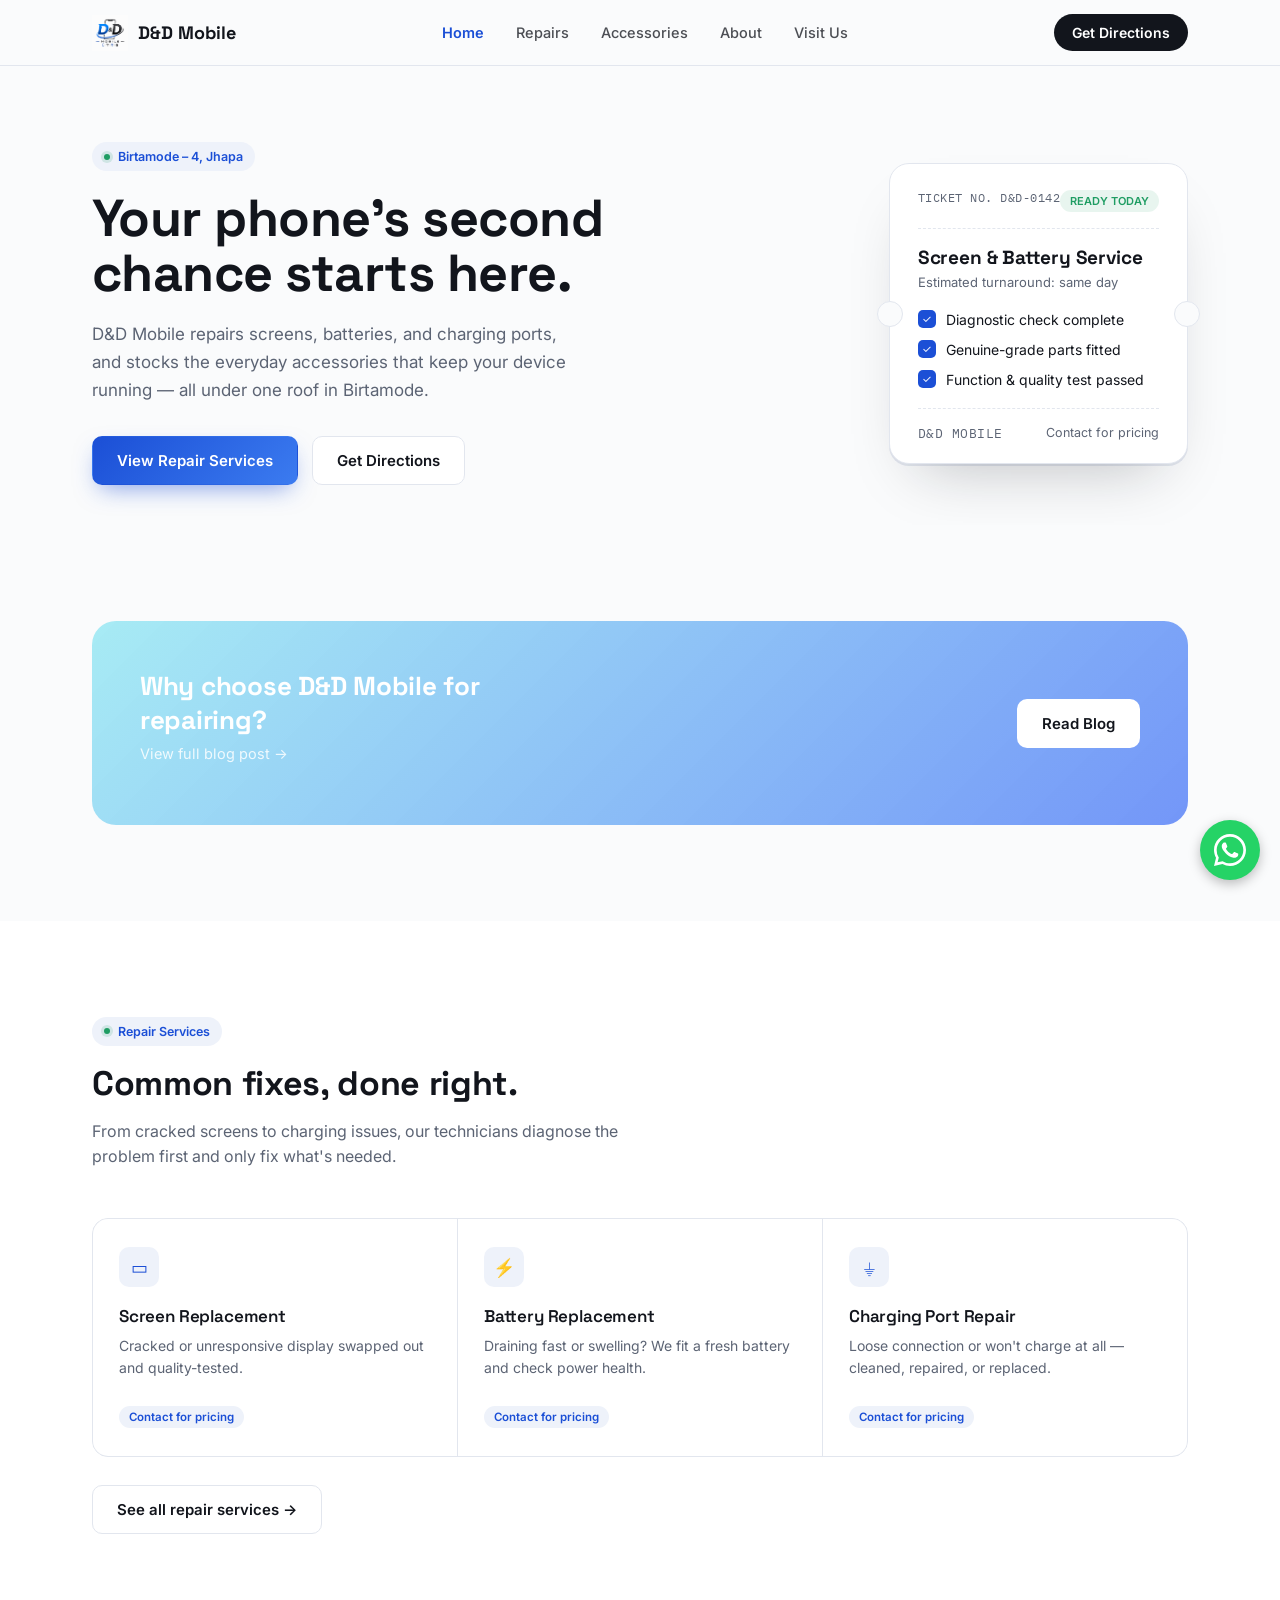
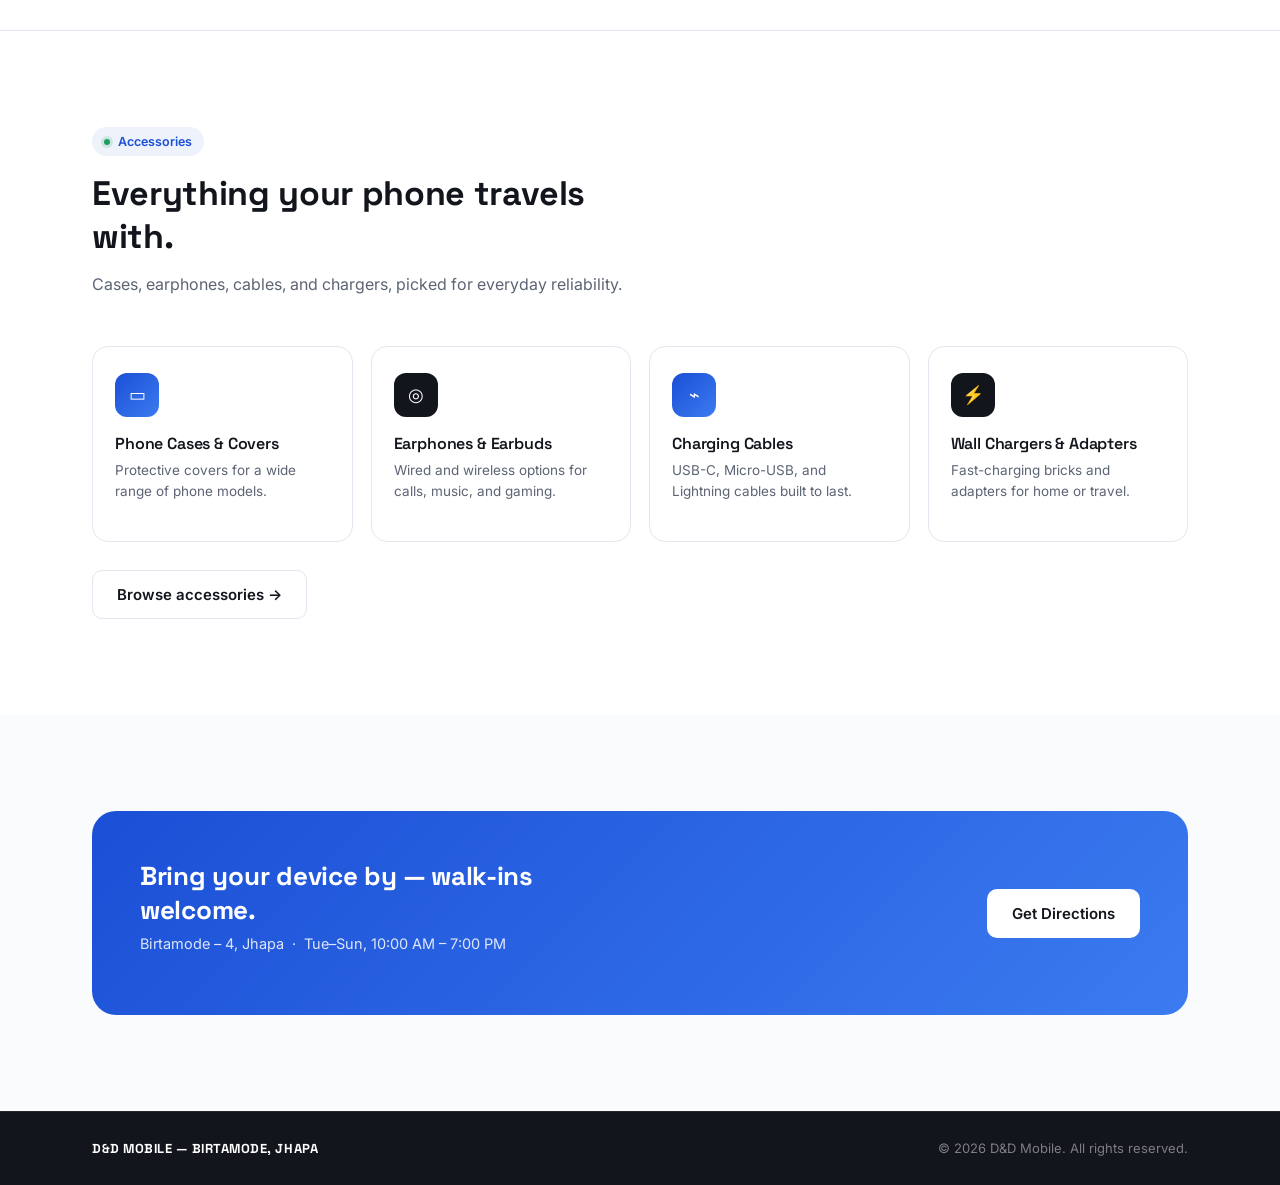
<file: index.html>
<!DOCTYPE html>
<html lang="en">
<head>
<meta charset="UTF-8">
<meta name="viewport" content="width=device-width, initial-scale=1.0">
<title>D&D Mobile — Repairs, Accessories &amp; Care in Birtamode</title>
<link rel="preconnect" href="https://fonts.googleapis.com">
<link rel="preconnect" href="https://fonts.gstatic.com" crossorigin>
<link href="https://fonts.googleapis.com/css2?family=Space+Grotesk:wght@500;600;700&family=Inter:wght@400;500;600;700&family=IBM+Plex+Mono:wght@500;600&display=swap" rel="stylesheet">
<link rel="stylesheet" href="style.css">
<link rel="icon" type="image/x-icon" href="favicon.ico">
<link rel="icon" type="image/png" sizes="32x32" href="favicon-32x32.png">
<link rel="icon" type="image/png" sizes="16x16" href="favicon-16x16.png">
<link rel="apple-touch-icon" sizes="180x180" href="apple-touch-icon.png">
<!-- Meta tags for social sharing and search engines -->
 <!-- Primary Meta Tags -->
<title>DND Mobile - Best Mobile Shop in Jhapa, Nepal | Buy Smartphones Online</title>
<meta name="title" content="DND Mobile - Best Mobile Shop in Jhapa, Nepal | Buy Smartphones Online">
<meta name="description" content="DND Mobile is Jhapa's trusted mobile shop offering the latest smartphones, accessories & repair services at the best prices. Visit us today or shop online!">
<meta name="keywords" content="mobile shop Jhapa, DND Mobile, buy smartphone Nepal, mobile phone shop Jhapa, mobile accessories Jhapa, phone repair Jhapa, smartphone dealer Nepal">
<meta name="robots" content="index, follow">
<meta name="language" content="English">
<meta name="author" content="DND Mobile">
<link rel="canonical" href="https://dndmobile.com.np/">

<!-- Open Graph / Facebook -->
<meta property="og:type" content="website">
<meta property="og:url" content="https://dndmobile.com.np/">
<meta property="og:title" content="DND Mobile - Best Mobile Shop in Jhapa, Nepal">
<meta property="og:description" content="Shop the latest smartphones, accessories & repair services at DND Mobile, Jhapa's trusted mobile store.">
<meta property="og:image" content="https://dndmobile.com.np/logo.png">
<meta property="og:locale" content="en_US">
<meta property="og:site_name" content="DND Mobile">

<!-- Twitter -->
<meta property="twitter:card" content="summary_large_image">
<meta property="twitter:url" content="https://dndmobile.com.np/">
<meta property="twitter:title" content="DND Mobile - Best Mobile Shop in Jhapa, Nepal">
<meta property="twitter:description" content="Shop the latest smartphones, accessories & repair services at DND Mobile, Jhapa's trusted mobile store.">
<meta property="twitter:image" content="https://dndmobile.com.np/logo.png">

<!-- Local Business (Geo tags) -->
<meta name="geo.region" content="NP-1">
<meta name="geo.placename" content="Jhapa">
<meta name="geo.position" content="26.6500;87.9500">
<meta name="ICBM" content="26.6500, 87.9500">
</head>
<body>

<header>
  <div class="nav">
    <a class="brand" href="index.html">
      <img src="logo.png" alt="D&D Mobile logo">
      D&amp;D Mobile
    </a>
    <nav>
      <ul>
        <li><a href="https://dndmobile.com.np" class="active">Home</a></li>
        <li><a href="repairs.html">Repairs</a></li>
        <li><a href="accessories.html">Accessories</a></li>
        <li><a href="about.html">About</a></li>
        <li><a href="contact.html">Visit Us</a></li>
      </ul>
          <a class="nav-mobile-cta" href="contact.html">Get Directions</a>
    </nav>
    <a class="nav-cta" href="contact.html">Get Directions</a>
    <button class="menu-toggle" aria-label="Toggle menu" aria-expanded="false"><span></span></button>
  </div>
</header>

<section class="hero">
  <div class="wrap">
    <div>
      <div class="eyebrow"><span class="dot"></span> Birtamode&nbsp;–&nbsp;4, Jhapa</div>
      <h1>Your phone's second chance starts here.</h1>
      <p class="lede">D&amp;D Mobile repairs screens, batteries, and charging ports, and stocks the everyday accessories that keep your device running — all under one roof in Birtamode.</p>
      <div class="hero-ctas">
        <a class="btn btn-primary" href="repairs.html">View Repair Services</a>
        <a class="btn btn-ghost" href="contact.html">Get Directions</a>
      </div>
    </div>

    <div class="ticket">
      <div class="ticket-top">
        <div class="tno mono">TICKET NO. D&amp;D-0142</div>
        <div class="tstatus">READY TODAY</div>
      </div>
      <h3>Screen &amp; Battery Service</h3>
      <div class="tsub">Estimated turnaround: same day</div>
      <ul class="tlist">
        <li><span class="tick">✓</span> Diagnostic check complete</li>
        <li><span class="tick">✓</span> Genuine-grade parts fitted</li>
        <li><span class="tick">✓</span> Function &amp; quality test passed</li>
      </ul>
      <div class="ticket-foot">
        <span class="mono">D&amp;D MOBILE</span>
        <span>Contact for pricing</span>
      </div>
    </div>
  </div>
</section>
<section>
  <div class="wrap">
    <div class="new-blog">
      <div>
        <h3>Why choose D&D Mobile for repairing?</h3>
        <p>View full blog post →</p>
      </div>
      <a class="btn btn-ghost" href="Blogs/blog.html">Read Blog</a>
    </div>
  </div>
</section>
<section class="services">
  <div class="wrap">
    <div class="sec-head">
      <div class="eyebrow"><span class="dot"></span> Repair Services</div>
      <h2>Common fixes, done right.</h2>
      <p>From cracked screens to charging issues, our technicians diagnose the problem first and only fix what's needed.</p>
    </div>

    <div class="service-grid">
      <div class="service-item">
        <div class="sicon">▭</div>
        <h3>Screen Replacement</h3>
        <p>Cracked or unresponsive display swapped out and quality-tested.</p>
        <span class="stag">Contact for pricing</span>
      </div>
      <div class="service-item">
        <div class="sicon">⚡</div>
        <h3>Battery Replacement</h3>
        <p>Draining fast or swelling? We fit a fresh battery and check power health.</p>
        <span class="stag">Contact for pricing</span>
      </div>
      <div class="service-item">
        <div class="sicon">⏚</div>
        <h3>Charging Port Repair</h3>
        <p>Loose connection or won't charge at all — cleaned, repaired, or replaced.</p>
        <span class="stag">Contact for pricing</span>
      </div>
    </div>
    <div style="margin-top:28px;">
      <a class="btn btn-ghost" href="repairs.html">See all repair services →</a>
    </div>
  </div>
</section>

<section id="accessories" style="background:var(--white);border-top:1px solid var(--line);">
  <div class="wrap">
    <div class="sec-head">
      <div class="eyebrow"><span class="dot"></span> Accessories</div>
      <h2>Everything your phone travels with.</h2>
      <p>Cases, earphones, cables, and chargers, picked for everyday reliability.</p>
    </div>

    <div class="acc-grid">
      <div class="acc-card">
        <div class="aicon">▭</div>
        <h3>Phone Cases &amp; Covers</h3>
        <p>Protective covers for a wide range of phone models.</p>
      </div>
      <div class="acc-card">
        <div class="aicon">◎</div>
        <h3>Earphones &amp; Earbuds</h3>
        <p>Wired and wireless options for calls, music, and gaming.</p>
      </div>
      <div class="acc-card">
        <div class="aicon">⌁</div>
        <h3>Charging Cables</h3>
        <p>USB-C, Micro-USB, and Lightning cables built to last.</p>
      </div>
      <div class="acc-card">
        <div class="aicon">⚡</div>
        <h3>Wall Chargers &amp; Adapters</h3>
        <p>Fast-charging bricks and adapters for home or travel.</p>
      </div>
    </div>
    <div style="margin-top:28px;">
      <a class="btn btn-ghost" href="accessories.html">Browse accessories →</a>
    </div>
  </div>
</section>

<section>
  <div class="wrap">
    <div class="cta-band">
      <div>
        <h3>Bring your device by — walk-ins welcome.</h3>
        <p>Birtamode – 4, Jhapa &nbsp;·&nbsp; Tue–Sun, 10:00 AM – 7:00 PM</p>
      </div>
      <a class="btn btn-ghost" href="contact.html">Get Directions</a>
    </div>
  </div>
</section>

<footer>
  <div class="wrap">
    <div class="brand mono" style="font-size:13px;">D&amp;D MOBILE — BIRTAMODE, JHAPA</div>
    <div>© 2026 D&amp;D Mobile. All rights reserved.</div>
  </div>
</footer>

<script src="script.js"></script>
</body>
</html>
</file>
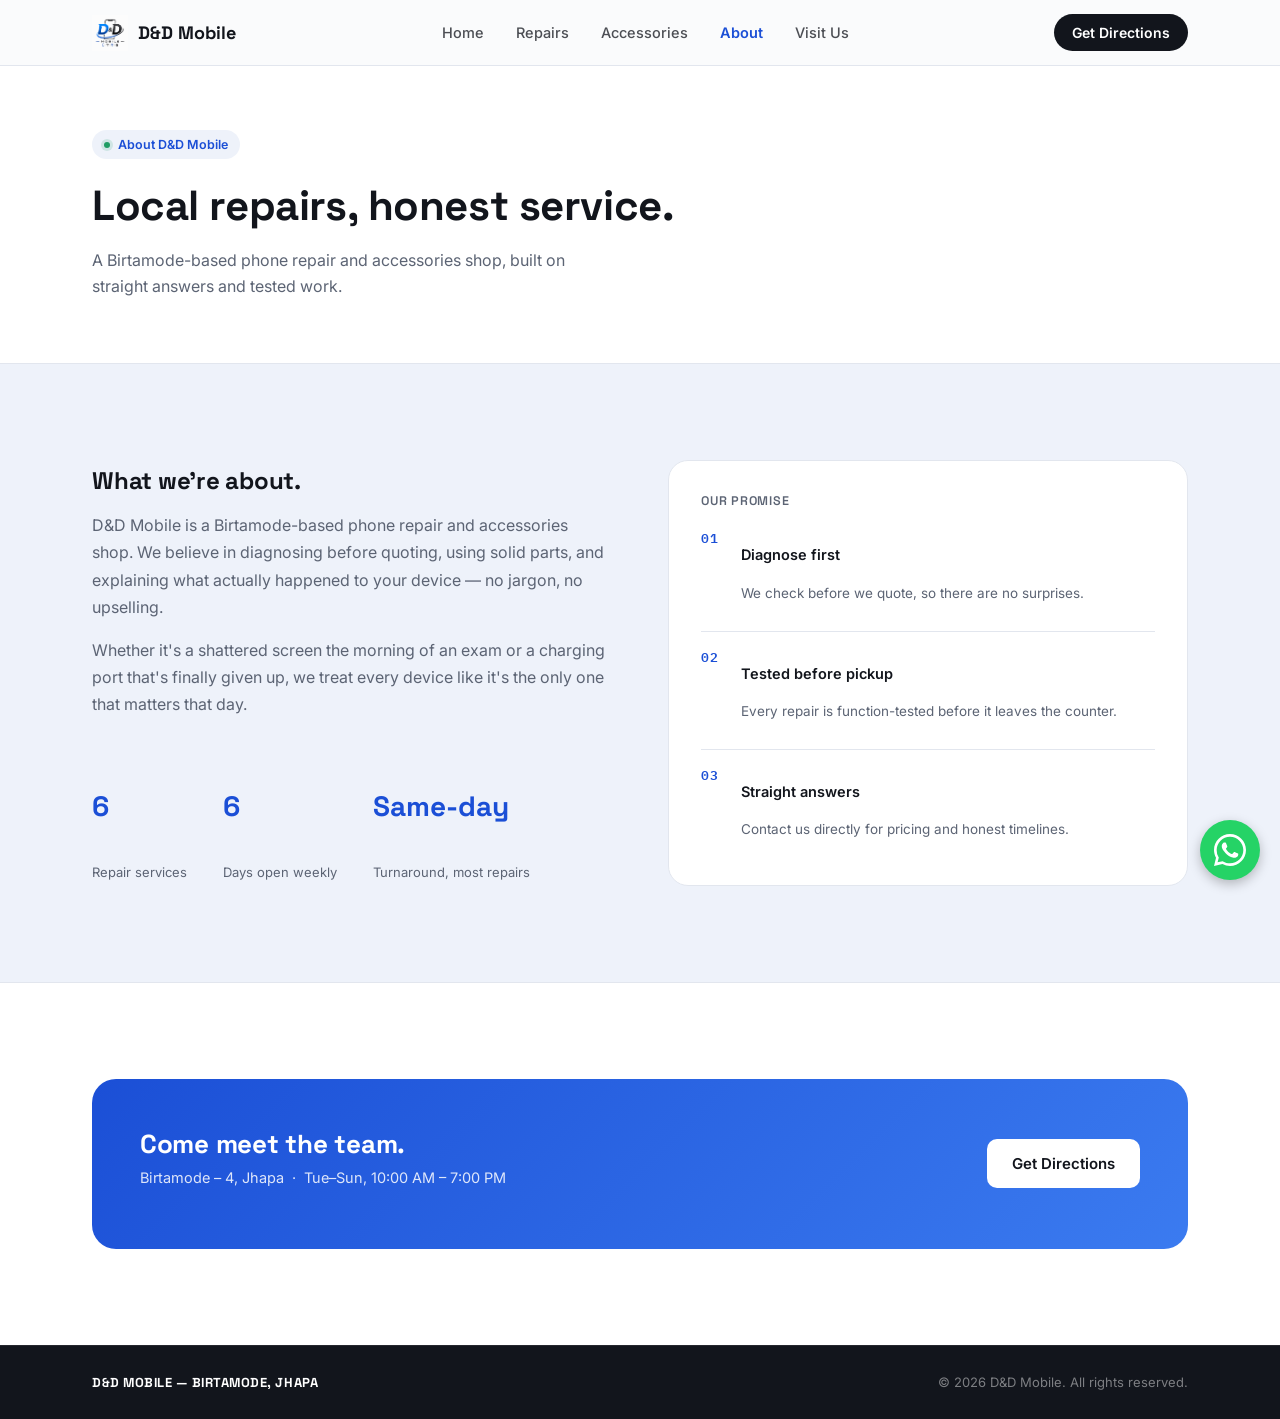
<file: about.html>
<!DOCTYPE html>
<html lang="en">
<head>
<meta charset="UTF-8">
<meta name="viewport" content="width=device-width, initial-scale=1.0">
<title>About Us — D&D Mobile</title>
<link rel="preconnect" href="https://fonts.googleapis.com">
<link rel="preconnect" href="https://fonts.gstatic.com" crossorigin>
<link href="https://fonts.googleapis.com/css2?family=Space+Grotesk:wght@500;600;700&family=Inter:wght@400;500;600;700&family=IBM+Plex+Mono:wght@500;600&display=swap" rel="stylesheet">
<link rel="stylesheet" href="style.css">
<link rel="icon" type="image/x-icon" href="favicon.ico">
<link rel="icon" type="image/png" sizes="32x32" href="favicon-32x32.png">
<link rel="icon" type="image/png" sizes="16x16" href="favicon-16x16.png">
<link rel="apple-touch-icon" sizes="180x180" href="apple-touch-icon.png">
</head>
<body>

<header>
  <div class="nav">
    <a class="brand" href="index.html">
      <img src="logo.png" alt="D&D Mobile logo">
      D&amp;D Mobile
    </a>
    <nav>
      <ul>
        <li><a href="https://dndmobile.com.np">Home</a></li>
        <li><a href="repairs.html">Repairs</a></li>
        <li><a href="accessories.html">Accessories</a></li>
        <li><a href="about.html" class="active">About</a></li>
        <li><a href="contact.html">Visit Us</a></li>
      </ul>
          <a class="nav-mobile-cta" href="contact.html">Get Directions</a>
    </nav>
    <a class="nav-cta" href="contact.html">Get Directions</a>
    <button class="menu-toggle" aria-label="Toggle menu" aria-expanded="false"><span></span></button>
  </div>
</header>

<div class="page-header">
  <div class="wrap">
    <div class="eyebrow"><span class="dot"></span> About D&amp;D Mobile</div>
    <h1>Local repairs, honest service.</h1>
    <p>A Birtamode-based phone repair and accessories shop, built on straight answers and tested work.</p>
  </div>
</div>

<section class="about">
  <div class="wrap">
    <div class="about-copy">
      <h2>What we're about.</h2>
      <p>D&amp;D Mobile is a Birtamode-based phone repair and accessories shop. We believe in diagnosing before quoting, using solid parts, and explaining what actually happened to your device — no jargon, no upselling.</p>
      <p>Whether it's a shattered screen the morning of an exam or a charging port that's finally given up, we treat every device like it's the only one that matters that day.</p>
      <div class="stat-row">
        <div class="stat"><h4>6</h4><span>Repair services</span></div>
        <div class="stat"><h4>6</h4><span>Days open weekly</span></div>
        <div class="stat"><h4>Same-day</h4><span>Turnaround, most repairs</span></div>
      </div>
    </div>
    <div class="about-panel">
      <h3>Our Promise</h3>
      <div class="promise">
        <span class="pnum mono">01</span>
        <div><h4>Diagnose first</h4><p>We check before we quote, so there are no surprises.</p></div>
      </div>
      <div class="promise">
        <span class="pnum mono">02</span>
        <div><h4>Tested before pickup</h4><p>Every repair is function-tested before it leaves the counter.</p></div>
      </div>
      <div class="promise">
        <span class="pnum mono">03</span>
        <div><h4>Straight answers</h4><p>Contact us directly for pricing and honest timelines.</p></div>
      </div>
    </div>
  </div>
</section>

<section style="background:var(--white);border-top:1px solid var(--line);">
  <div class="wrap">
    <div class="cta-band">
      <div>
        <h3>Come meet the team.</h3>
        <p>Birtamode – 4, Jhapa &nbsp;·&nbsp; Tue–Sun, 10:00 AM – 7:00 PM</p>
      </div>
      <a class="btn btn-ghost" href="contact.html">Get Directions</a>
    </div>
  </div>
</section>

<footer>
  <div class="wrap">
    <div class="brand mono" style="font-size:13px;">D&amp;D MOBILE — BIRTAMODE, JHAPA</div>
    <div>© 2026 D&amp;D Mobile. All rights reserved.</div>
  </div>
</footer>

<script src="script.js"></script>
</body>
</html>
</file>
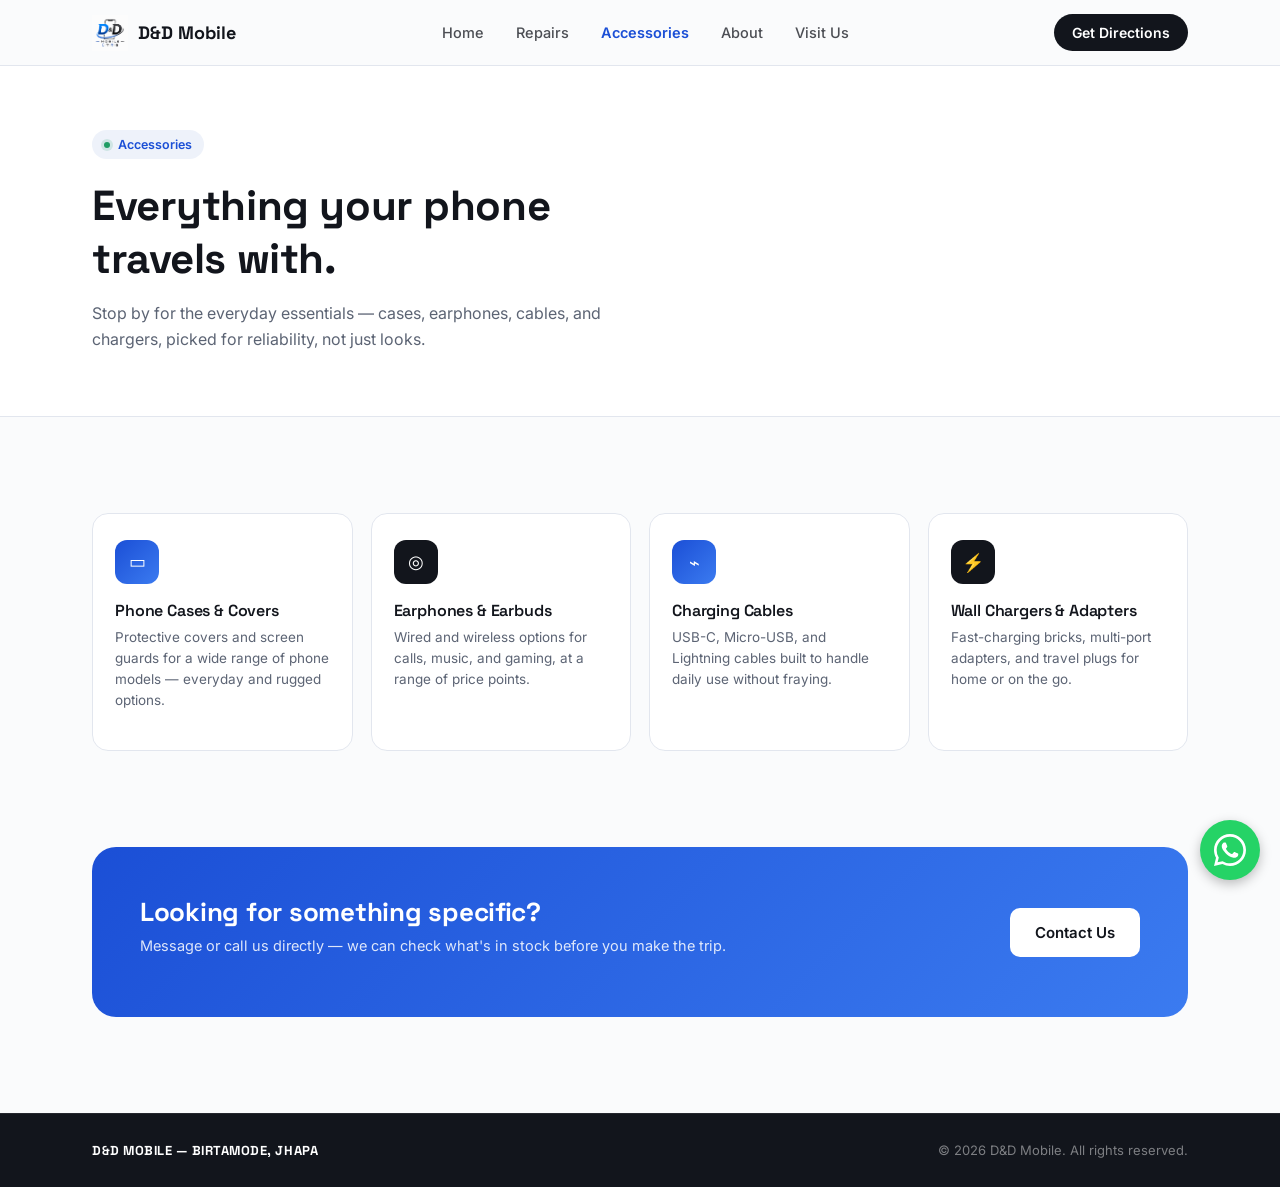
<file: accessories.html>
<!DOCTYPE html>
<html lang="en">
<head>
<meta charset="UTF-8">
<meta name="viewport" content="width=device-width, initial-scale=1.0">
<title>Accessories — D&D Mobile</title>
<link rel="preconnect" href="https://fonts.googleapis.com">
<link rel="preconnect" href="https://fonts.gstatic.com" crossorigin>
<link href="https://fonts.googleapis.com/css2?family=Space+Grotesk:wght@500;600;700&family=Inter:wght@400;500;600;700&family=IBM+Plex+Mono:wght@500;600&display=swap" rel="stylesheet">
<link rel="stylesheet" href="style.css">
<link rel="icon" type="image/x-icon" href="favicon.ico">
<link rel="icon" type="image/png" sizes="32x32" href="favicon-32x32.png">
<link rel="icon" type="image/png" sizes="16x16" href="favicon-16x16.png">
<link rel="apple-touch-icon" sizes="180x180" href="apple-touch-icon.png">
</head>
<body>

<header>
  <div class="nav">
    <a class="brand" href="index.html">
      <img src="logo.png" alt="D&D Mobile logo">
      D&amp;D Mobile
    </a>
    <nav>
      <ul>
        <li><a href="https://dndmobile.com.np">Home</a></li>
        <li><a href="repairs.html">Repairs</a></li>
        <li><a href="accessories.html" class="active">Accessories</a></li>
        <li><a href="about.html">About</a></li>
        <li><a href="contact.html">Visit Us</a></li>
      </ul>
          <a class="nav-mobile-cta" href="contact.html">Get Directions</a>
    </nav>
    <a class="nav-cta" href="contact.html">Get Directions</a>
    <button class="menu-toggle" aria-label="Toggle menu" aria-expanded="false"><span></span></button>
  </div>
</header>

<div class="page-header">
  <div class="wrap">
    <div class="eyebrow"><span class="dot"></span> Accessories</div>
    <h1>Everything your phone travels with.</h1>
    <p>Stop by for the everyday essentials — cases, earphones, cables, and chargers, picked for reliability, not just looks.</p>
  </div>
</div>

<section>
  <div class="wrap">
    <div class="acc-grid">
      <div class="acc-card">
        <div class="aicon">▭</div>
        <h3>Phone Cases &amp; Covers</h3>
        <p>Protective covers and screen guards for a wide range of phone models — everyday and rugged options.</p>
      </div>
      <div class="acc-card">
        <div class="aicon">◎</div>
        <h3>Earphones &amp; Earbuds</h3>
        <p>Wired and wireless options for calls, music, and gaming, at a range of price points.</p>
      </div>
      <div class="acc-card">
        <div class="aicon">⌁</div>
        <h3>Charging Cables</h3>
        <p>USB-C, Micro-USB, and Lightning cables built to handle daily use without fraying.</p>
      </div>
      <div class="acc-card">
        <div class="aicon">⚡</div>
        <h3>Wall Chargers &amp; Adapters</h3>
        <p>Fast-charging bricks, multi-port adapters, and travel plugs for home or on the go.</p>
      </div>
    </div>
  </div>
</section>

<section style="padding-top:0;">
  <div class="wrap">
    <div class="cta-band">
      <div>
        <h3>Looking for something specific?</h3>
        <p>Message or call us directly — we can check what's in stock before you make the trip.</p>
      </div>
      <a class="btn btn-ghost" href="contact.html">Contact Us</a>
    </div>
  </div>
</section>

<footer>
  <div class="wrap">
    <div class="brand mono" style="font-size:13px;">D&amp;D MOBILE — BIRTAMODE, JHAPA</div>
    <div>© 2026 D&amp;D Mobile. All rights reserved.</div>
  </div>
</footer>

<script src="script.js"></script>
</body>
</html>
</file>
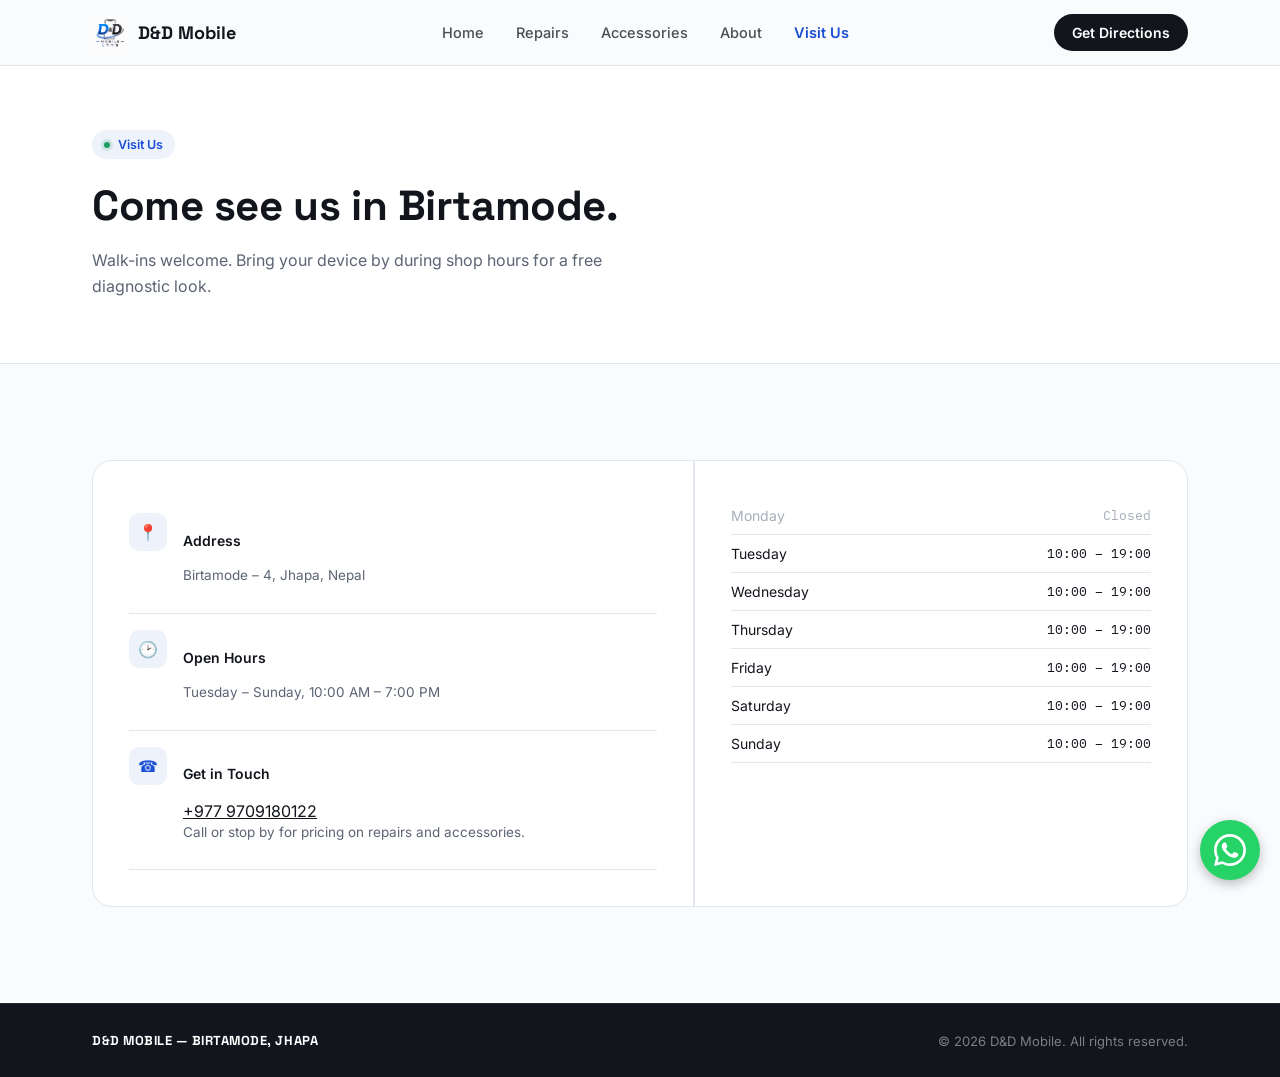
<file: contact.html>
<!DOCTYPE html>
<html lang="en">
<head>
<meta charset="UTF-8">
<meta name="viewport" content="width=device-width, initial-scale=1.0">
<title>Visit Us — D&D Mobile</title>
<link rel="preconnect" href="https://fonts.googleapis.com">
<link rel="preconnect" href="https://fonts.gstatic.com" crossorigin>
<link href="https://fonts.googleapis.com/css2?family=Space+Grotesk:wght@500;600;700&family=Inter:wght@400;500;600;700&family=IBM+Plex+Mono:wght@500;600&display=swap" rel="stylesheet">
<link rel="stylesheet" href="style.css">
<link rel="icon" type="image/x-icon" href="favicon.ico">
<link rel="icon" type="image/png" sizes="32x32" href="favicon-32x32.png">
<link rel="icon" type="image/png" sizes="16x16" href="favicon-16x16.png">
<link rel="apple-touch-icon" sizes="180x180" href="apple-touch-icon.png">
</head>
<body>

<header>
  <div class="nav">
    <a class="brand" href="index.html">
      <img src="logo.png" alt="D&D Mobile logo">
      D&amp;D Mobile
    </a>
    <nav>
      <ul>
        <li><a href="https://dndmobile.com.np">Home</a></li>
        <li><a href="repairs.html">Repairs</a></li>
        <li><a href="accessories.html">Accessories</a></li>
        <li><a href="about.html">About</a></li>
        <li><a href="contact.html" class="active">Visit Us</a></li>
      </ul>
          <a class="nav-mobile-cta" href="contact.html">Get Directions</a>
    </nav>
    <a class="nav-cta" href="contact.html">Get Directions</a>
    <button class="menu-toggle" aria-label="Toggle menu" aria-expanded="false"><span></span></button>
  </div>
</header>

<div class="page-header">
  <div class="wrap">
    <div class="eyebrow"><span class="dot"></span> Visit Us</div>
    <h1>Come see us in Birtamode.</h1>
    <p>Walk-ins welcome. Bring your device by during shop hours for a free diagnostic look.</p>
  </div>
</div>

<section>
  <div class="wrap">
    <div class="contact-grid" style="background:var(--line);border-color:var(--line);">
      <div class="contact-lite" style="border-radius:0;border:none;border-right:1px solid var(--line);">
        <div class="row">
          <div class="icon">📍</div>
          <div>
            <h4>Address</h4>
            <p>Birtamode – 4, Jhapa, Nepal</p>
          </div>
        </div>
        <div class="row">
          <div class="icon">🕑</div>
          <div>
            <h4>Open Hours</h4>
            <p>Tuesday – Sunday, 10:00 AM – 7:00 PM</p>
          </div>
        </div>
        <div class="row">
          <div class="icon">☎</div>
          <div>
            <h4>Get in Touch</h4>
            <a href="tel:+977 9709180122">+977 9709180122</a>
            <p>Call or stop by for pricing on repairs and accessories.</p>
          </div>
        </div>
      </div>

      <div class="contact-lite" style="border-radius:0;border:none;">
        <table class="hours-table hours-table-lite">
          <tr class="closed"><td>Monday</td><td>Closed</td></tr>
          <tr><td>Tuesday</td><td>10:00 – 19:00</td></tr>
          <tr><td>Wednesday</td><td>10:00 – 19:00</td></tr>
          <tr><td>Thursday</td><td>10:00 – 19:00</td></tr>
          <tr><td>Friday</td><td>10:00 – 19:00</td></tr>
          <tr><td>Saturday</td><td>10:00 – 19:00</td></tr>
          <tr><td>Sunday</td><td>10:00 – 19:00</td></tr>
        </table>
      </div>
    </div>
  </div>
</section>

<footer>
  <div class="wrap">
    <div class="brand mono" style="font-size:13px;">D&amp;D MOBILE — BIRTAMODE, JHAPA</div>
    <div>© 2026 D&amp;D Mobile. All rights reserved.</div>
  </div>
</footer>

<script src="script.js"></script>
</body>
</html>
</file>
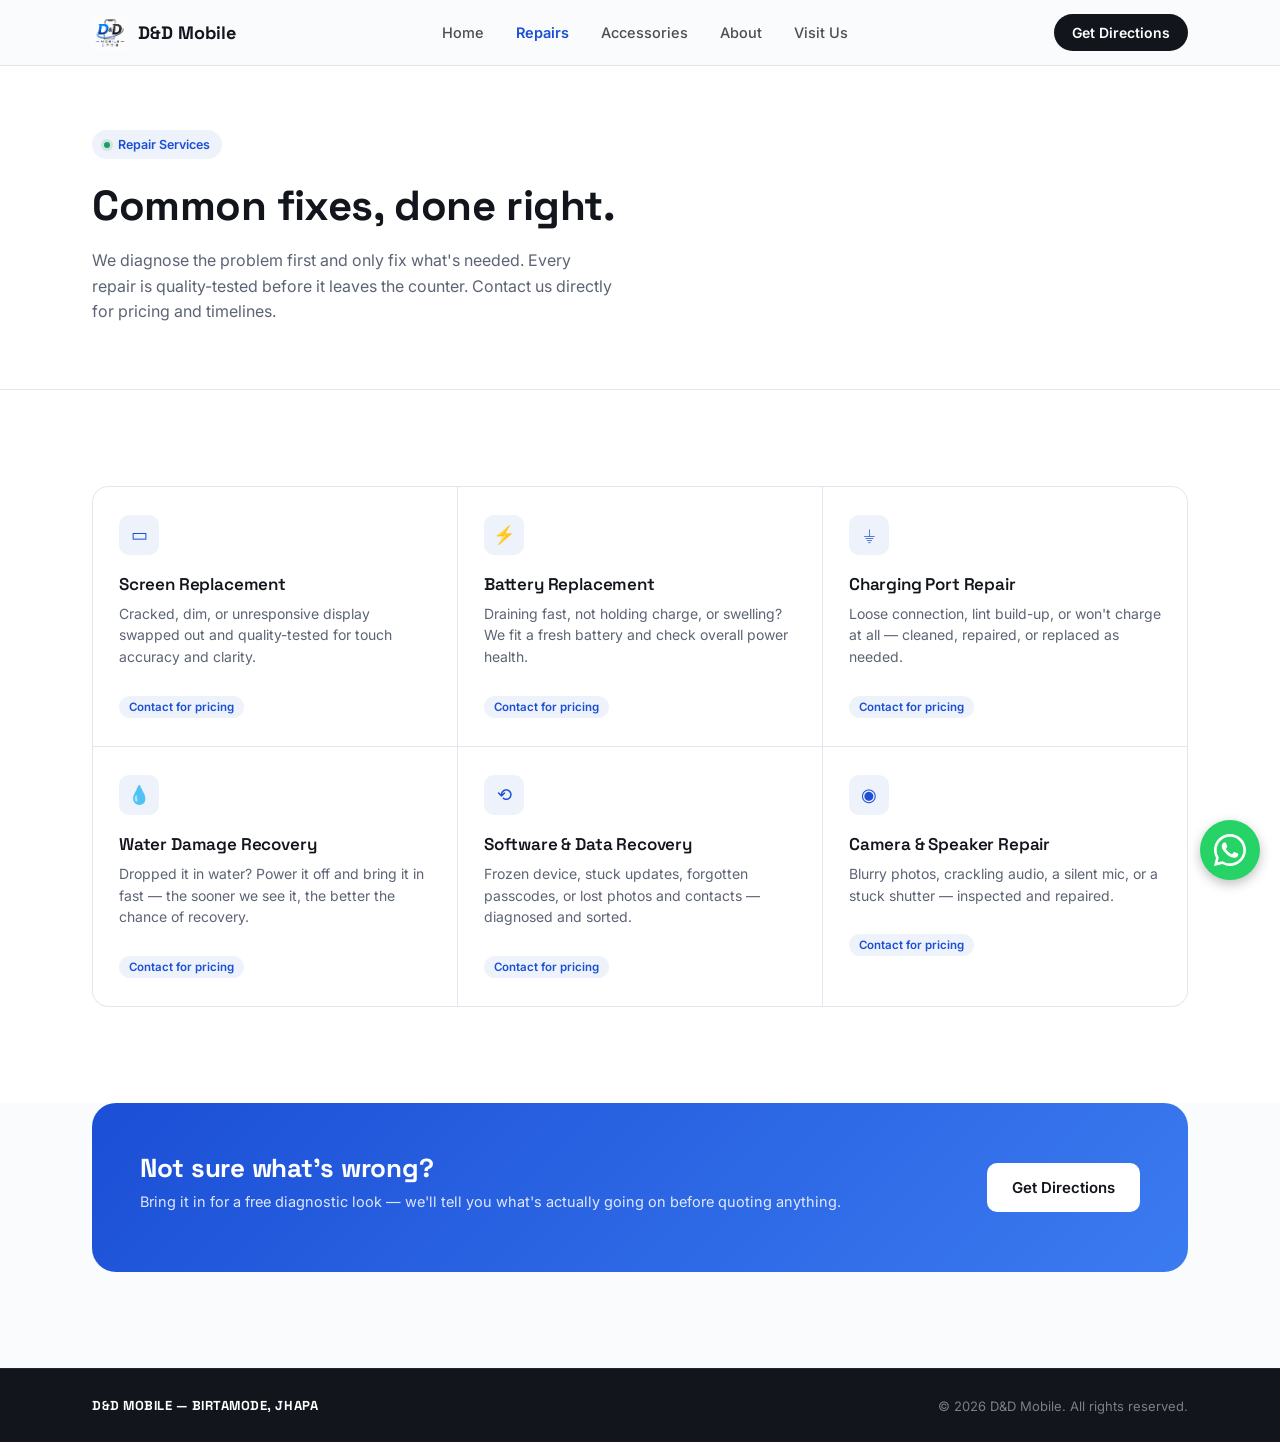
<file: repairs.html>
<!DOCTYPE html>
<html lang="en">
<head>
<meta charset="UTF-8">
<meta name="viewport" content="width=device-width, initial-scale=1.0">
<title>Repair Services — D&D Mobile</title>
<link rel="preconnect" href="https://fonts.googleapis.com">
<link rel="preconnect" href="https://fonts.gstatic.com" crossorigin>
<link href="https://fonts.googleapis.com/css2?family=Space+Grotesk:wght@500;600;700&family=Inter:wght@400;500;600;700&family=IBM+Plex+Mono:wght@500;600&display=swap" rel="stylesheet">
<link rel="stylesheet" href="style.css">
<link rel="icon" type="image/x-icon" href="favicon.ico">
<link rel="icon" type="image/png" sizes="32x32" href="favicon-32x32.png">
<link rel="icon" type="image/png" sizes="16x16" href="favicon-16x16.png">
<link rel="apple-touch-icon" sizes="180x180" href="apple-touch-icon.png">
</head>
<body>

<header>
  <div class="nav">
    <a class="brand" href="index.html">
      <img src="logo.png" alt="D&D Mobile logo">
      D&amp;D Mobile
    </a>
    <nav>
      <ul>
        <li><a href="https://dndmobile.com.np">Home</a></li>
        <li><a href="repairs.html" class="active">Repairs</a></li>
        <li><a href="accessories.html">Accessories</a></li>
        <li><a href="about.html">About</a></li>
        <li><a href="contact.html">Visit Us</a></li>
      </ul>
          <a class="nav-mobile-cta" href="contact.html">Get Directions</a>
    </nav>
    <a class="nav-cta" href="contact.html">Get Directions</a>
    <button class="menu-toggle" aria-label="Toggle menu" aria-expanded="false"><span></span></button>
  </div>
</header>

<div class="page-header">
  <div class="wrap">
    <div class="eyebrow"><span class="dot"></span> Repair Services</div>
    <h1>Common fixes, done right.</h1>
    <p>We diagnose the problem first and only fix what's needed. Every repair is quality-tested before it leaves the counter. Contact us directly for pricing and timelines.</p>
  </div>
</div>

<section class="services">
  <div class="wrap">
    <div class="service-grid">
      <div class="service-item">
        <div class="sicon">▭</div>
        <h3>Screen Replacement</h3>
        <p>Cracked, dim, or unresponsive display swapped out and quality-tested for touch accuracy and clarity.</p>
        <span class="stag">Contact for pricing</span>
      </div>
      <div class="service-item">
        <div class="sicon">⚡</div>
        <h3>Battery Replacement</h3>
        <p>Draining fast, not holding charge, or swelling? We fit a fresh battery and check overall power health.</p>
        <span class="stag">Contact for pricing</span>
      </div>
      <div class="service-item">
        <div class="sicon">⏚</div>
        <h3>Charging Port Repair</h3>
        <p>Loose connection, lint build-up, or won't charge at all — cleaned, repaired, or replaced as needed.</p>
        <span class="stag">Contact for pricing</span>
      </div>
      <div class="service-item">
        <div class="sicon">💧</div>
        <h3>Water Damage Recovery</h3>
        <p>Dropped it in water? Power it off and bring it in fast — the sooner we see it, the better the chance of recovery.</p>
        <span class="stag">Contact for pricing</span>
      </div>
      <div class="service-item">
        <div class="sicon">⟲</div>
        <h3>Software &amp; Data Recovery</h3>
        <p>Frozen device, stuck updates, forgotten passcodes, or lost photos and contacts — diagnosed and sorted.</p>
        <span class="stag">Contact for pricing</span>
      </div>
      <div class="service-item">
        <div class="sicon">◉</div>
        <h3>Camera &amp; Speaker Repair</h3>
        <p>Blurry photos, crackling audio, a silent mic, or a stuck shutter — inspected and repaired.</p>
        <span class="stag">Contact for pricing</span>
      </div>
    </div>
  </div>
</section>

<section style="padding-top:0;">
  <div class="wrap">
    <div class="cta-band">
      <div>
        <h3>Not sure what's wrong?</h3>
        <p>Bring it in for a free diagnostic look — we'll tell you what's actually going on before quoting anything.</p>
      </div>
      <a class="btn btn-ghost" href="contact.html">Get Directions</a>
    </div>
  </div>
</section>

<footer>
  <div class="wrap">
    <div class="brand mono" style="font-size:13px;">D&amp;D MOBILE — BIRTAMODE, JHAPA</div>
    <div>© 2026 D&amp;D Mobile. All rights reserved.</div>
  </div>
</footer>

<script src="script.js"></script>
</body>
</html>
</file>
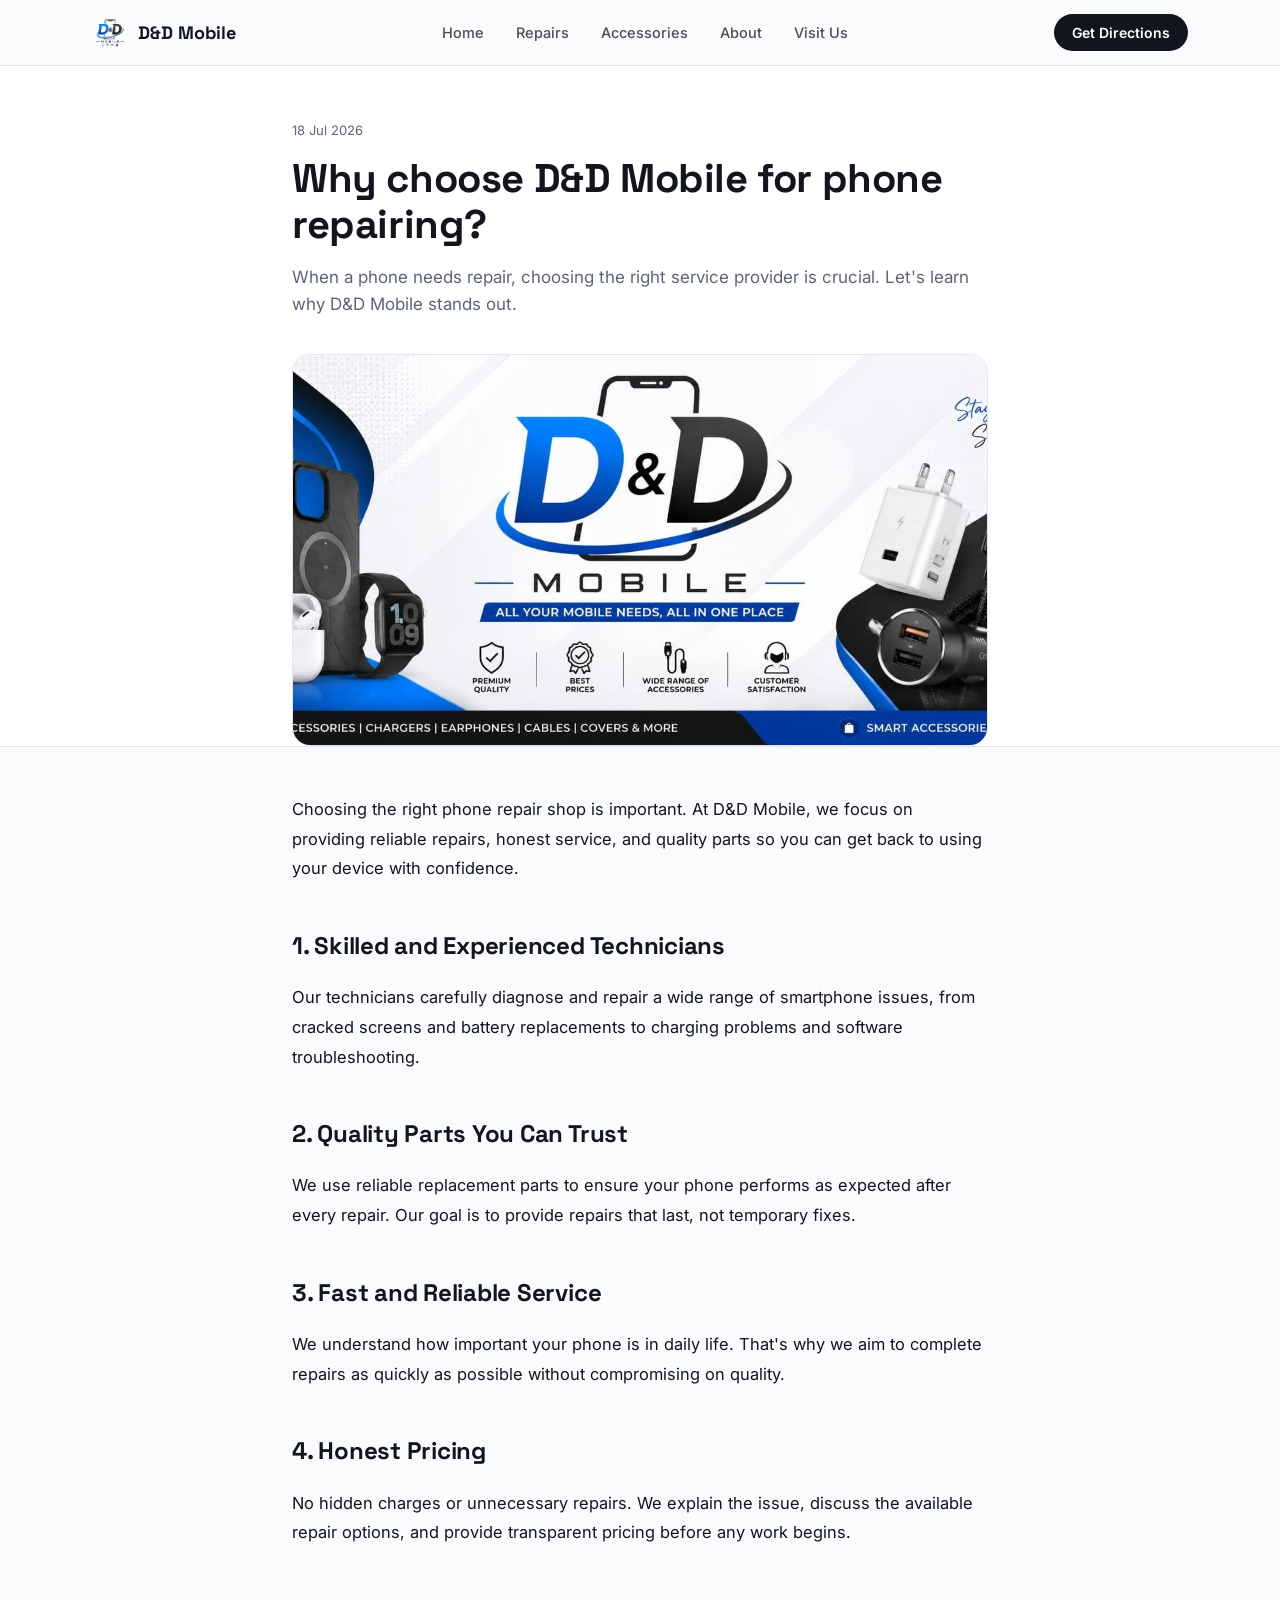
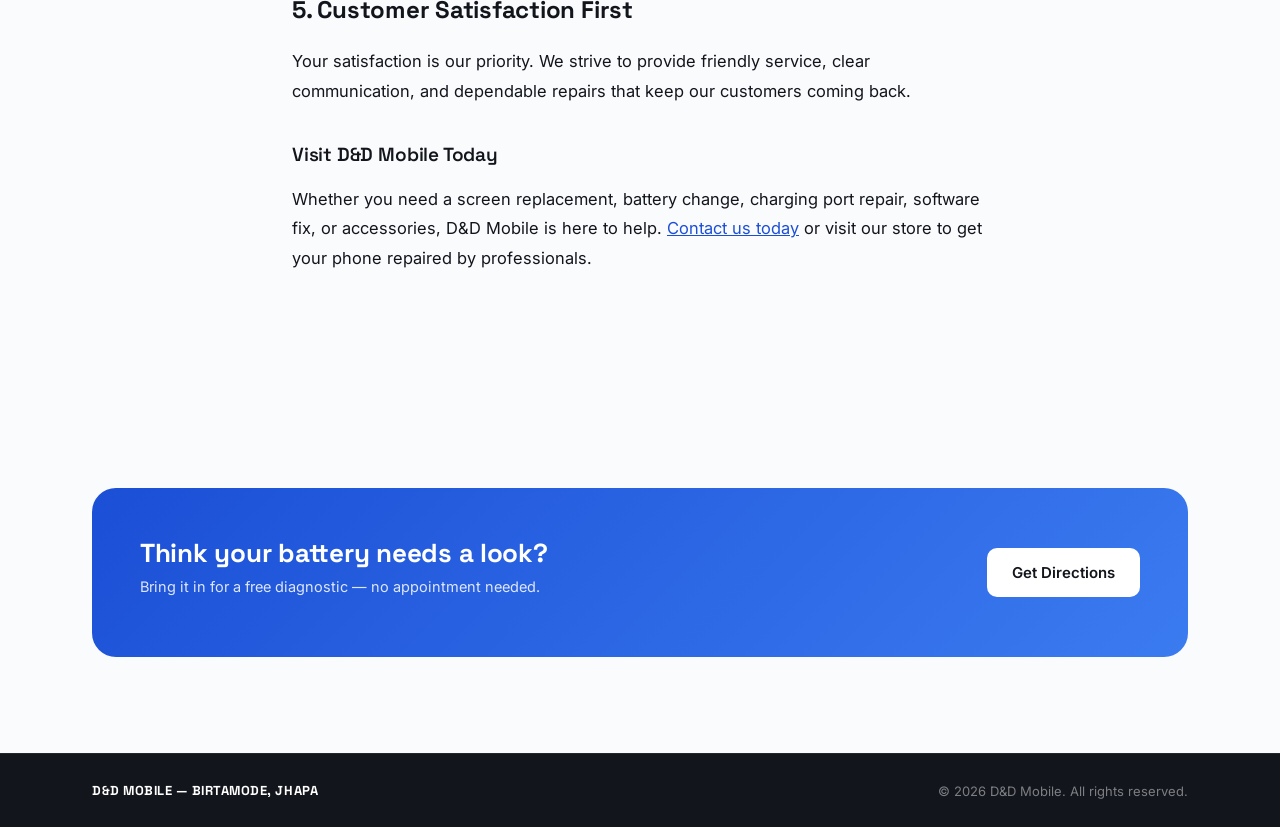
<file: Blogs/blog.html>
<!DOCTYPE html>
<html lang="en">
<head>
<meta charset="UTF-8">
<meta name="viewport" content="width=device-width, initial-scale=1.0">
<title>D&D Mobile — Why choose D&D Mobile for phone repairing?</title>

<link rel="preconnect" href="https://fonts.googleapis.com">
<link rel="preconnect" href="https://fonts.gstatic.com" crossorigin>
<link href="https://fonts.googleapis.com/css2?family=Space+Grotesk:wght@500;600;700&family=Inter:wght@400;500;600;700&family=IBM+Plex+Mono:wght@500;600&display=swap" rel="stylesheet">
<link rel="stylesheet" href="style.css">
<link rel="icon" type="image/png" sizes="32x32" href="/favicon-32x32.png">
<link rel="icon" type="image/png" sizes="16x16" href="/favicon-16x16.png">
<link rel="apple-touch-icon" sizes="180x180" href="/apple-touch-icon.png">
</head>
<body>

<header>
  <div class="nav">
    <a class="brand" href="/index.html">
      <img src="/logo.png" alt="D&D Mobile logo">
      D&amp;D Mobile
    </a>
    <nav>
      <ul>
        <li><a href="https://dndmobile.com.np">Home</a></li>
        <li><a href="/repairs.html">Repairs</a></li>
        <li><a href="/accessories.html">Accessories</a></li>
        <li><a href="/about.html">About</a></li>
        <li><a href="/contact.html">Visit Us</a></li>
      </ul>
      <a class="nav-mobile-cta" href="contact.html">Get Directions</a>
    </nav>
    <a class="nav-cta" href="contact.html">Get Directions</a>
    <button class="menu-toggle" aria-label="Toggle menu" aria-expanded="false"><span></span></button>
  </div>
</header>
<section class="post-hero">
  <div class="wrap">
    <div class="post-meta">
      <span>18 Jul 2026</span>
    </div>

    <h1>Why choose D&D Mobile for phone repairing?</h1>

    <p class="post-lede">When a phone needs repair, choosing the right service provider is crucial. Let's learn why D&D Mobile stands out.</p>

    <div class="post-cover">
      <!-- Put your image file in the same folder (or in "blog-images/")
           and point src at it, e.g. src="blog-images/battery-tips.jpg" -->
      <img src="/images/dndmobile.jpg" alt="Phone battery health check" onerror="this.parentElement.style.display='none'">
    </div>
  </div>
</section>

<!-- =======================================================
     EDIT THIS SECTION: the full body of your post.
     Use <p> for paragraphs, <h2>/<h3> for subheadings,
     and <ul><li>...</li></ul> for bullet lists.
     ======================================================= -->
<section style="padding-top:0;">
  <div class="post-body">

    <p>Choosing the right phone repair shop is important. At D&D Mobile, we focus on providing reliable repairs, honest service, and quality parts so you can get back to using your device with confidence.</p>

<h2>1. Skilled and Experienced Technicians</h2>
<p>Our technicians carefully diagnose and repair a wide range of smartphone issues, from cracked screens and battery replacements to charging problems and software troubleshooting.</p>

<h2>2. Quality Parts You Can Trust</h2>
<p>We use reliable replacement parts to ensure your phone performs as expected after every repair. Our goal is to provide repairs that last, not temporary fixes.</p>

<h2>3. Fast and Reliable Service</h2>
<p>We understand how important your phone is in daily life. That's why we aim to complete repairs as quickly as possible without compromising on quality.</p>

<h2>4. Honest Pricing</h2>
<p>No hidden charges or unnecessary repairs. We explain the issue, discuss the available repair options, and provide transparent pricing before any work begins.</p>

<h2>5. Customer Satisfaction First</h2>
<p>Your satisfaction is our priority. We strive to provide friendly service, clear communication, and dependable repairs that keep our customers coming back.</p>

<h3>Visit D&D Mobile Today</h3>
<p>Whether you need a screen replacement, battery change, charging port repair, software fix, or accessories, D&D Mobile is here to help. <a href="contact.html">Contact us today</a> or visit our store to get your phone repaired by professionals.</p>

  </div>
</section>

<section>
  <div class="wrap">
    <div class="cta-band">
      <div>
        <h3>Think your battery needs a look?</h3>
        <p>Bring it in for a free diagnostic — no appointment needed.</p>
      </div>
      <a class="btn btn-ghost" href="/contact.html">Get Directions</a>
    </div>
  </div>
</section>

<footer>
  <div class="wrap">
    <div class="brand mono" style="font-size:13px;">D&amp;D MOBILE — BIRTAMODE, JHAPA</div>
    <div>© 2026 D&amp;D Mobile. All rights reserved.</div>
  </div>
</footer>

<script src="script.js"></script>
</body>
</html>
</file>
<file: style.css>
:root{
  --ink:#12151c;
  --deep-blue:#1b4fd6;
  --bright-blue:#3b7bf0;
  --paper:#fafbfc;
  --mist:#eef2fa;
  --slate:#5c6474;
  --line:#e2e6ee;
  --white:#ffffff;
  --good:#1f9d63;
  --color2: #7396f8;
  --color1: #9de9f3e4;
}

*{box-sizing:border-box;}
html{scroll-behavior:smooth;}
body{
  margin:0;
  background:var(--paper);
  color:var(--ink);
  font-family:'Inter',sans-serif;
  -webkit-font-smoothing:antialiased;
}
h1,h2,h3,.display{
  font-family:'Space Grotesk',sans-serif;
  letter-spacing:-0.01em;
  margin:0;
}
.mono{
  font-family:'IBM Plex Mono',monospace;
  letter-spacing:0.04em;
}
a{color:inherit;}
img{max-width:100%;display:block;}
.wrap{
  max-width:1160px;
  margin:0 auto;
  padding:0 32px;
}
section{padding:96px 0;}

@keyframes fade-up{
  from{opacity:0;transform:translateY(16px);}
  to{opacity:1;transform:translateY(0);}
}

@keyframes fade-scale{
  from{opacity:0;transform:scale(0.98);}
  to{opacity:1;transform:scale(1);}
}

@keyframes menu-fade{
  from{opacity:0;transform:translateY(-8px);}
  to{opacity:1;transform:translateY(0);}
}

.hero h1,
.hero p.lede,
.hero-ctas,
.ticket,
.service-item,
.acc-card,
.about-panel,
.contact-card,
.cta-band,
.new-blog,
footer .wrap{
  opacity:0;
  animation:fade-up .7s ease both;
}

.hero h1{animation-delay:0.1s;}
.hero p.lede{animation-delay:0.2s;}
.hero-ctas{animation-delay:0.3s;}
.ticket{animation-delay:0.15s;}
.service-item{animation-delay:0.12s;}
.acc-card{animation-delay:0.14s;}
.about-panel{animation-delay:0.1s;}
.contact-card{animation-delay:0.1s;}
.cta-band{animation-delay:0.15s;}
.new-blog{animation-delay:0.17s;}
footer .wrap{animation-delay:0.05s;}

@media (max-width:720px){
  section{padding:64px 0;}
  .wrap{padding:0 20px;}
}

/* ---------- Header ---------- */
header{
  position:sticky;
  top:0;
  z-index:50;
  background:rgba(250,251,252,0.88);
  backdrop-filter:blur(10px);
  border-bottom:1px solid var(--line);
}
.nav{
  display:flex;
  align-items:center;
  justify-content:space-between;
  padding:14px 32px;
  max-width:1160px;
  margin:0 auto;
}
.brand{
  display:flex;
  align-items:center;
  gap:10px;
  font-family:'Space Grotesk',sans-serif;
  font-weight:700;
  font-size:18px;
  text-decoration:none;
  color:var(--ink);
}
.brand img{height:36px;width:auto;}
nav ul{
  display:flex;
  gap:32px;
  list-style:none;
  margin:0;
  padding:0;
  font-size:14.5px;
  font-weight:500;
}
nav ul a{
  text-decoration:none;
  color:var(--ink);
  opacity:0.75;
  transition:opacity .15s;
}
nav ul a:hover,nav ul a.active{opacity:1;}
nav ul a.active{color:var(--deep-blue);font-weight:600;}
.nav-cta{
  display:inline-flex;
  align-items:center;
  gap:8px;
  background:var(--ink);
  color:var(--white);
  padding:10px 18px;
  border-radius:100px;
  font-size:14px;
  font-weight:600;
  text-decoration:none;
  white-space:nowrap;
}
.menu-toggle{
  display:none;
  align-items:center;
  justify-content:center;
  width:40px;
  height:40px;
  border-radius:10px;
  border:1px solid var(--line);
  background:var(--white);
  cursor:pointer;
  flex-shrink:0;
}
.menu-toggle span{
  position:relative;
  width:18px;
  height:2px;
  background:var(--ink);
  display:block;
}
.menu-toggle span::before,.menu-toggle span::after{
  content:"";
  position:absolute;
  left:0;
  width:18px;
  height:2px;
  background:var(--ink);
  transition:transform .2s ease, top .2s ease, opacity .2s ease;
}
.menu-toggle span::before{top:-6px;}
.menu-toggle span::after{top:6px;}
.menu-toggle.is-open span{background:transparent;}
.menu-toggle.is-open span::before{top:0;transform:rotate(45deg);}
.menu-toggle.is-open span::after{top:0;transform:rotate(-45deg);}

@media (max-width:820px){
  .nav-cta{display:none;}
  .menu-toggle{display:flex;}
  nav{
    position:fixed;
    top:65px;
    left:0;
    right:0;
    background:var(--white);
    border-bottom:1px solid var(--line);
    max-height:0;
    overflow:hidden;
    transition:max-height .25s ease;
    box-shadow:0 16px 30px -20px rgba(18,21,28,0.25);
  }
  nav.is-open{max-height:360px;}
  nav ul{
    display:flex;
    flex-direction:column;
    gap:0;
    padding:8px 32px 20px;
  }
  nav ul li{border-bottom:1px solid var(--line);}
  nav ul li:last-child{border-bottom:none;}
  nav ul a{
    display:block;
    padding:14px 0;
    font-size:15.5px;
  }
  nav .nav-mobile-cta{
    display:block;
    margin:14px 32px 20px;
    text-align:center;
    background:var(--ink);
    color:var(--white);
    padding:12px 18px;
    border-radius:10px;
    font-weight:600;
    font-size:14.5px;
    text-decoration:none;
  }
}
@media (min-width:821px){
  .nav-mobile-cta{display:none;}
}

/* ---------- Page header (non-home pages) ---------- */
.page-header{
  padding:64px 0 48px;
  border-bottom:1px solid var(--line);
  background:var(--white);
}
.page-header h1{
  font-size:42px;
  font-weight:700;
  max-width:600px;
}
@media (max-width:560px){ .page-header h1{font-size:32px;} }
.page-header p{
  margin-top:16px;
  color:var(--slate);
  font-size:16px;
  max-width:520px;
  line-height:1.6;
}

/* ---------- Hero ---------- */
.hero{
  padding:76px 0 40px;
  position:relative;
  overflow:hidden;
}
.hero .wrap{
  display:grid;
  grid-template-columns:1.05fr 0.95fr;
  gap:56px;
  align-items:center;
}
@media (max-width:900px){
  .hero .wrap{grid-template-columns:1fr; text-align:left;}
  .hero{padding-top:48px;}
}
.eyebrow{
  display:inline-flex;
  align-items:center;
  gap:8px;
  font-size:12.5px;
  font-weight:600;
  color:var(--deep-blue);
  background:var(--mist);
  padding:7px 12px;
  border-radius:100px;
  margin-bottom:20px;
}
.eyebrow .dot{
  width:6px;height:6px;border-radius:50%;
  background:var(--good);
  box-shadow:0 0 0 3px rgba(31,157,99,0.15);
}
.hero h1{
  font-size:52px;
  line-height:1.05;
  font-weight:700;
  max-width:560px;
}
@media (max-width:560px){ .hero h1{font-size:36px;} }
.hero p.lede{
  margin-top:20px;
  font-size:17px;
  line-height:1.65;
  color:var(--slate);
  max-width:480px;
}
.hero-ctas{
  display:flex;
  gap:14px;
  margin-top:32px;
  flex-wrap:wrap;
}
.btn{
  display:inline-flex;
  align-items:center;
  gap:8px;
  padding:14px 24px;
  border-radius:10px;
  font-weight:600;
  font-size:15px;
  text-decoration:none;
  border:1px solid transparent;
  transition:transform .15s ease, box-shadow .15s ease;
}
.btn:hover{transform:translateY(-1px);}
.btn-primary{
  background:linear-gradient(135deg,var(--deep-blue),var(--bright-blue));
  color:var(--white);
  box-shadow:0 10px 24px -8px rgba(27,79,214,0.55);
}
.btn-ghost{
  background:var(--white);
  color:var(--ink);
  border-color:var(--line);
}

/* ----- Signature: repair ticket ----- */
.ticket{
  background:var(--white);
  border-radius:20px;
  box-shadow:0 30px 60px -30px rgba(18,21,28,0.28), 0 2px 0 var(--line);
  padding:26px 28px 22px;
  position:relative;
  border:1px solid var(--line);
  max-width:420px;
  justify-self:end;
}
@media (max-width:900px){ .ticket{justify-self:start; max-width:460px;} }
.ticket::before,.ticket::after{
  content:"";
  position:absolute;
  width:24px;height:24px;
  background:var(--paper);
  border:1px solid var(--line);
  border-radius:50%;
  top:50%;
  transform:translateY(-50%);
}
.ticket::before{left:-13px;}
.ticket::after{right:-13px;}
.ticket-top{
  display:flex;
  justify-content:space-between;
  align-items:flex-start;
  padding-bottom:16px;
  border-bottom:1px dashed var(--line);
}
.ticket-top .tno{font-size:12px;color:var(--slate);}
.ticket-top .tstatus{
  font-size:11px;
  font-weight:600;
  color:var(--good);
  background:rgba(31,157,99,0.1);
  padding:4px 10px;
  border-radius:100px;
}
.ticket h3{
  font-size:19px;
  margin-top:16px;
}
.ticket .tsub{
  font-size:13px;
  color:var(--slate);
  margin-top:4px;
}
.tlist{
  list-style:none;
  margin:20px 0 0;
  padding:0;
  display:flex;
  flex-direction:column;
  gap:12px;
}
.tlist li{
  display:flex;
  align-items:center;
  gap:10px;
  font-size:14px;
}
.tick{
  width:18px;height:18px;
  border-radius:5px;
  background:var(--deep-blue);
  color:#fff;
  display:flex;
  align-items:center;
  justify-content:center;
  font-size:11px;
  flex-shrink:0;
}
.ticket-foot{
  margin-top:20px;
  padding-top:16px;
  border-top:1px dashed var(--line);
  display:flex;
  justify-content:space-between;
  font-size:12.5px;
  color:var(--slate);
}

/* ---------- Section headers ---------- */
.sec-head{
  max-width:560px;
  margin-bottom:48px;
}
.sec-head .eyebrow{margin-bottom:16px;}
.sec-head h2{
  font-size:34px;
  font-weight:700;
}
.sec-head p{
  margin-top:14px;
  color:var(--slate);
  font-size:16px;
  line-height:1.6;
}

/* ---------- Services (repairs) ---------- */
.services{background:var(--white);}
.service-grid{
  display:grid;
  grid-template-columns:repeat(3,1fr);
  gap:1px;
  background:var(--line);
  border:1px solid var(--line);
  border-radius:16px;
  overflow:hidden;
}
@media (max-width:900px){ .service-grid{grid-template-columns:repeat(2,1fr);} }
@media (max-width:560px){ .service-grid{grid-template-columns:1fr;} }
.service-item{
  background:var(--white);
  padding:28px 26px;
}
.service-item .sicon{
  width:40px;height:40px;
  border-radius:10px;
  background:var(--mist);
  display:flex;
  align-items:center;
  justify-content:center;
  margin-bottom:18px;
  color:var(--deep-blue);
  font-size:18px;
}
.service-item h3{
  font-size:17px;
  font-weight:600;
}
.service-item p{
  font-size:14px;
  color:var(--slate);
  margin-top:8px;
  line-height:1.55;
}
.service-item .stag{
  display:inline-block;
  margin-top:14px;
  font-size:11.5px;
  font-weight:600;
  color:var(--deep-blue);
  background:var(--mist);
  padding:4px 10px;
  border-radius:100px;
}

/* ---------- Accessories ---------- */
.acc-grid{
  display:grid;
  grid-template-columns:repeat(4,1fr);
  gap:18px;
}
@media (max-width:900px){ .acc-grid{grid-template-columns:repeat(2,1fr);} }
.acc-card{
  background:var(--white);
  border:1px solid var(--line);
  border-radius:16px;
  padding:26px 22px;
  text-align:left;
  transition:box-shadow .15s ease, transform .15s ease;
}
.acc-card:hover{
  box-shadow:0 20px 40px -24px rgba(18,21,28,0.25);
  transform:translateY(-2px);
}
.acc-card .aicon{
  width:44px;height:44px;
  border-radius:12px;
  display:flex;
  align-items:center;
  justify-content:center;
  margin-bottom:16px;
  background:var(--ink);
  color:#fff;
  font-size:18px;
}
.acc-card:nth-child(1) .aicon,.acc-card:nth-child(3) .aicon{background:linear-gradient(135deg,var(--deep-blue),var(--bright-blue));}
.acc-card h3{font-size:16px;font-weight:600;}
.acc-card p{font-size:13.5px;color:var(--slate);margin-top:6px;line-height:1.55;}

/* ---------- About ---------- */
.about{
  background:var(--mist);
}
.about .wrap{
  display:grid;
  grid-template-columns:1fr 1fr;
  gap:56px;
  align-items:center;
}
@media (max-width:900px){ .about .wrap{grid-template-columns:1fr;} }
.about-copy p{
  color:var(--slate);
  line-height:1.7;
  font-size:16px;
  margin-top:16px;
}
.stat-row{
  display:flex;
  gap:36px;
  margin-top:32px;
  flex-wrap:wrap;
}
.stat-row .stat h4{
  font-family:'Space Grotesk',sans-serif;
  font-size:28px;
  font-weight:700;
  color:var(--deep-blue);
}
.stat-row .stat span{
  font-size:13px;
  color:var(--slate);
}
.about-panel{
  background:var(--white);
  border:1px solid var(--line);
  border-radius:20px;
  padding:32px;
}
.about-panel h3{color:var(--slate);font-weight:600;text-transform:uppercase;letter-spacing:0.06em;font-size:12.5px;margin-bottom:18px;}
.promise{
  display:flex;
  gap:14px;
  padding:14px 0;
  border-bottom:1px solid var(--line);
}
.promise:last-child{border-bottom:none;padding-bottom:0;}
.promise:first-of-type{padding-top:0;}
.promise .pnum{
  font-family:'IBM Plex Mono',monospace;
  font-size:13px;
  color:var(--deep-blue);
  font-weight:600;
  flex-shrink:0;
  width:26px;
}
.promise h4{font-size:14.5px;font-weight:600;}
.promise p{font-size:13.5px;color:var(--slate);margin-top:4px;line-height:1.5;}

/* ---------- Contact ---------- */
.contact{
  background:var(--ink);
  color:var(--white);
}
.contact .sec-head p{color:rgba(255,255,255,0.62);}
.contact .eyebrow{background:rgba(255,255,255,0.08);color:#bcd0ff;}
.contact-grid{
  display:grid;
  grid-template-columns:1.1fr 0.9fr;
  gap:1px;
  background:rgba(255,255,255,0.12);
  border-radius:20px;
  overflow:hidden;
  border:1px solid rgba(255,255,255,0.12);
}
@media (max-width:820px){ .contact-grid{grid-template-columns:1fr;} }
.contact-card{
  background:#181c26;
  padding:36px;
}
.row{
  display:flex;
  gap:16px;
  padding:16px 0;
  border-bottom:1px solid rgba(255,255,255,0.08);
}
.row:last-child{border-bottom:none;}
.row .icon{
  width:38px;height:38px;
  border-radius:10px;
  background:rgba(255,255,255,0.06);
  display:flex;
  align-items:center;
  justify-content:center;
  flex-shrink:0;
  color:#bcd0ff;
  font-size:16px;
}
.row h4{font-size:14px;font-weight:600;}
.row p{font-size:13.5px;color:rgba(255,255,255,0.6);margin-top:3px;}
.hours-table{
  width:100%;
  border-collapse:collapse;
  font-size:14px;
}
.hours-table td{
  padding:10px 0;
  border-bottom:1px solid rgba(255,255,255,0.08);
}
.hours-table tr:last-child td{border-bottom:none;}
.hours-table td:last-child{
  text-align:right;
  font-family:'IBM Plex Mono',monospace;
  font-size:13px;
}
.hours-table tr.closed td{color:rgba(255,255,255,0.35);}

/* ---------- Light contact card variant (used on light-bg pages) ---------- */
.contact-lite{
  background:var(--white);
  border:1px solid var(--line);
  border-radius:20px;
  padding:36px;
}
.contact-lite .row{border-bottom:1px solid var(--line);}
.contact-lite .row .icon{background:var(--mist);color:var(--deep-blue);}
.contact-lite .row p{color:var(--slate);}
.hours-table-lite td{border-bottom:1px solid var(--line) !important;}
.hours-table-lite tr.closed td{color:#a7adba !important;}

/* ---------- CTA band ---------- */
.cta-band{
  background:linear-gradient(135deg,var(--deep-blue),var(--bright-blue));
  color:#fff;
  border-radius:24px;
  padding:48px;
  display:flex;
  align-items:center;
  justify-content:space-between;
  gap:24px;
  flex-wrap:wrap;
}
.cta-band h3{font-size:26px;font-weight:700;max-width:420px;}
.cta-band p{color:rgba(255,255,255,0.85);margin-top:8px;font-size:14.5px;}
.cta-band .btn-ghost{background:#fff;color:var(--ink);border-color:transparent;}

.new-blog{
  background:linear-gradient(135deg,var(--color1),var(--color2));
  color:#fff;
  border-radius:24px;
  padding:48px;
  display:flex;
  align-items:center;
  justify-content:space-between;
  gap:24px;
  flex-wrap:wrap;
}
.new-blog h3{font-size:26px;font-weight:700;max-width:420px;}
.new-blog p{color:rgba(255,255,255,0.85);margin-top:8px;font-size:14.5px;}
.new-blog .btn-ghost{background:#fff;color:var(--ink);border-color:transparent;}

footer{
  background:var(--ink);
  border-top:1px solid rgba(255,255,255,0.08);
  padding:28px 0;
}
footer .wrap{
  display:flex;
  justify-content:space-between;
  align-items:center;
  color:rgba(255,255,255,0.45);
  font-size:13px;
}
@media (max-width:600px){
  footer .wrap{flex-direction:column;gap:10px;text-align:center;}
}
footer .brand{color:#fff;}
</file>
<file: Blogs/style.css>
:root{
  --ink:#12151c;
  --deep-blue:#1b4fd6;
  --bright-blue:#3b7bf0;
  --paper:#fafbfc;
  --mist:#eef2fa;
  --slate:#5c6474;
  --line:#e2e6ee;
  --white:#ffffff;
  --good:#1f9d63;
}

*{box-sizing:border-box;}
html{scroll-behavior:smooth;}
body{
  margin:0;
  background:var(--paper);
  color:var(--ink);
  font-family:'Inter',sans-serif;
  -webkit-font-smoothing:antialiased;
}
h1,h2,h3,.display{
  font-family:'Space Grotesk',sans-serif;
  letter-spacing:-0.01em;
  margin:0;
}
.mono{
  font-family:'IBM Plex Mono',monospace;
  letter-spacing:0.04em;
}
a{color:inherit;}
img{max-width:100%;display:block;}
.wrap{
  max-width:1160px;
  margin:0 auto;
  padding:0 32px;
}
section{padding:96px 0;}
@media (max-width:720px){
  section{padding:64px 0;}
  .wrap{padding:0 20px;}
}

/* ---------- Header ---------- */
header{
  position:sticky;
  top:0;
  z-index:50;
  background:rgba(250,251,252,0.88);
  backdrop-filter:blur(10px);
  border-bottom:1px solid var(--line);
}
.nav{
  display:flex;
  align-items:center;
  justify-content:space-between;
  padding:14px 32px;
  max-width:1160px;
  margin:0 auto;
}
.brand{
  display:flex;
  align-items:center;
  gap:10px;
  font-family:'Space Grotesk',sans-serif;
  font-weight:700;
  font-size:18px;
  text-decoration:none;
  color:var(--ink);
}
.brand img{height:36px;width:auto;}
nav ul{
  display:flex;
  gap:32px;
  list-style:none;
  margin:0;
  padding:0;
  font-size:14.5px;
  font-weight:500;
}
nav ul a{
  text-decoration:none;
  color:var(--ink);
  opacity:0.75;
  transition:opacity .15s;
}
nav ul a:hover,nav ul a.active{opacity:1;}
nav ul a.active{color:var(--deep-blue);font-weight:600;}
.nav-cta{
  display:inline-flex;
  align-items:center;
  gap:8px;
  background:var(--ink);
  color:var(--white);
  padding:10px 18px;
  border-radius:100px;
  font-size:14px;
  font-weight:600;
  text-decoration:none;
  white-space:nowrap;
}
.menu-toggle{
  display:none;
  align-items:center;
  justify-content:center;
  width:40px;
  height:40px;
  border-radius:10px;
  border:1px solid var(--line);
  background:var(--white);
  cursor:pointer;
  flex-shrink:0;
}
.menu-toggle span{
  position:relative;
  width:18px;
  height:2px;
  background:var(--ink);
  display:block;
}
.menu-toggle span::before,.menu-toggle span::after{
  content:"";
  position:absolute;
  left:0;
  width:18px;
  height:2px;
  background:var(--ink);
  transition:transform .2s ease, top .2s ease, opacity .2s ease;
}
.menu-toggle span::before{top:-6px;}
.menu-toggle span::after{top:6px;}
.menu-toggle.is-open span{background:transparent;}
.menu-toggle.is-open span::before{top:0;transform:rotate(45deg);}
.menu-toggle.is-open span::after{top:0;transform:rotate(-45deg);}

@media (max-width:820px){
  .nav-cta{display:none;}
  .menu-toggle{display:flex;}
  nav{
    position:fixed;
    top:65px;
    left:0;
    right:0;
    background:var(--white);
    border-bottom:1px solid var(--line);
    max-height:0;
    overflow:hidden;
    transition:max-height .25s ease;
    box-shadow:0 16px 30px -20px rgba(18,21,28,0.25);
  }
  nav.is-open{max-height:360px;}
  nav ul{
    display:flex;
    flex-direction:column;
    gap:0;
    padding:8px 32px 20px;
  }
  nav ul li{border-bottom:1px solid var(--line);}
  nav ul li:last-child{border-bottom:none;}
  nav ul a{
    display:block;
    padding:14px 0;
    font-size:15.5px;
  }
  nav .nav-mobile-cta{
    display:block;
    margin:14px 32px 20px;
    text-align:center;
    background:var(--ink);
    color:var(--white);
    padding:12px 18px;
    border-radius:10px;
    font-weight:600;
    font-size:14.5px;
    text-decoration:none;
  }
}
@media (min-width:821px){
  .nav-mobile-cta{display:none;}
}

/* ---------- Page header (non-home pages) ---------- */
.page-header{
  padding:64px 0 48px;
  border-bottom:1px solid var(--line);
  background:var(--white);
}
.page-header h1{
  font-size:42px;
  font-weight:700;
  max-width:600px;
}
@media (max-width:560px){ .page-header h1{font-size:32px;} }
.page-header p{
  margin-top:16px;
  color:var(--slate);
  font-size:16px;
  max-width:520px;
  line-height:1.6;
}

/* ---------- Hero ---------- */
.hero{
  padding:76px 0 40px;
  position:relative;
  overflow:hidden;
}
.hero .wrap{
  display:grid;
  grid-template-columns:1.05fr 0.95fr;
  gap:56px;
  align-items:center;
}
@media (max-width:900px){
  .hero .wrap{grid-template-columns:1fr; text-align:left;}
  .hero{padding-top:48px;}
}
.eyebrow{
  display:inline-flex;
  align-items:center;
  gap:8px;
  font-size:12.5px;
  font-weight:600;
  color:var(--deep-blue);
  background:var(--mist);
  padding:7px 12px;
  border-radius:100px;
  margin-bottom:20px;
}
.eyebrow .dot{
  width:6px;height:6px;border-radius:50%;
  background:var(--good);
  box-shadow:0 0 0 3px rgba(31,157,99,0.15);
}
.hero h1{
  font-size:52px;
  line-height:1.05;
  font-weight:700;
  max-width:560px;
}
@media (max-width:560px){ .hero h1{font-size:36px;} }
.hero p.lede{
  margin-top:20px;
  font-size:17px;
  line-height:1.65;
  color:var(--slate);
  max-width:480px;
}
.hero-ctas{
  display:flex;
  gap:14px;
  margin-top:32px;
  flex-wrap:wrap;
}
.btn{
  display:inline-flex;
  align-items:center;
  gap:8px;
  padding:14px 24px;
  border-radius:10px;
  font-weight:600;
  font-size:15px;
  text-decoration:none;
  border:1px solid transparent;
  transition:transform .15s ease, box-shadow .15s ease;
}
.btn:hover{transform:translateY(-1px);}
.btn-primary{
  background:linear-gradient(135deg,var(--deep-blue),var(--bright-blue));
  color:var(--white);
  box-shadow:0 10px 24px -8px rgba(27,79,214,0.55);
}
.btn-ghost{
  background:var(--white);
  color:var(--ink);
  border-color:var(--line);
}

/* ----- Signature: repair ticket ----- */
.ticket{
  background:var(--white);
  border-radius:20px;
  box-shadow:0 30px 60px -30px rgba(18,21,28,0.28), 0 2px 0 var(--line);
  padding:26px 28px 22px;
  position:relative;
  border:1px solid var(--line);
  max-width:420px;
  justify-self:end;
}
@media (max-width:900px){ .ticket{justify-self:start; max-width:460px;} }
.ticket::before,.ticket::after{
  content:"";
  position:absolute;
  width:24px;height:24px;
  background:var(--paper);
  border:1px solid var(--line);
  border-radius:50%;
  top:50%;
  transform:translateY(-50%);
}
.ticket::before{left:-13px;}
.ticket::after{right:-13px;}
.ticket-top{
  display:flex;
  justify-content:space-between;
  align-items:flex-start;
  padding-bottom:16px;
  border-bottom:1px dashed var(--line);
}
.ticket-top .tno{font-size:12px;color:var(--slate);}
.ticket-top .tstatus{
  font-size:11px;
  font-weight:600;
  color:var(--good);
  background:rgba(31,157,99,0.1);
  padding:4px 10px;
  border-radius:100px;
}
.ticket h3{
  font-size:19px;
  margin-top:16px;
}
.ticket .tsub{
  font-size:13px;
  color:var(--slate);
  margin-top:4px;
}
.tlist{
  list-style:none;
  margin:20px 0 0;
  padding:0;
  display:flex;
  flex-direction:column;
  gap:12px;
}
.tlist li{
  display:flex;
  align-items:center;
  gap:10px;
  font-size:14px;
}
.tick{
  width:18px;height:18px;
  border-radius:5px;
  background:var(--deep-blue);
  color:#fff;
  display:flex;
  align-items:center;
  justify-content:center;
  font-size:11px;
  flex-shrink:0;
}
.ticket-foot{
  margin-top:20px;
  padding-top:16px;
  border-top:1px dashed var(--line);
  display:flex;
  justify-content:space-between;
  font-size:12.5px;
  color:var(--slate);
}

/* ---------- Section headers ---------- */
.sec-head{
  max-width:560px;
  margin-bottom:48px;
}
.sec-head .eyebrow{margin-bottom:16px;}
.sec-head h2{
  font-size:34px;
  font-weight:700;
}
.sec-head p{
  margin-top:14px;
  color:var(--slate);
  font-size:16px;
  line-height:1.6;
}

/* ---------- Services (repairs) ---------- */
.services{background:var(--white);}
.service-grid{
  display:grid;
  grid-template-columns:repeat(3,1fr);
  gap:1px;
  background:var(--line);
  border:1px solid var(--line);
  border-radius:16px;
  overflow:hidden;
}
@media (max-width:900px){ .service-grid{grid-template-columns:repeat(2,1fr);} }
@media (max-width:560px){ .service-grid{grid-template-columns:1fr;} }
.service-item{
  background:var(--white);
  padding:28px 26px;
}
.service-item .sicon{
  width:40px;height:40px;
  border-radius:10px;
  background:var(--mist);
  display:flex;
  align-items:center;
  justify-content:center;
  margin-bottom:18px;
  color:var(--deep-blue);
  font-size:18px;
}
.service-item h3{
  font-size:17px;
  font-weight:600;
}
.service-item p{
  font-size:14px;
  color:var(--slate);
  margin-top:8px;
  line-height:1.55;
}
.service-item .stag{
  display:inline-block;
  margin-top:14px;
  font-size:11.5px;
  font-weight:600;
  color:var(--deep-blue);
  background:var(--mist);
  padding:4px 10px;
  border-radius:100px;
}

/* ---------- Accessories ---------- */
.acc-grid{
  display:grid;
  grid-template-columns:repeat(4,1fr);
  gap:18px;
}
@media (max-width:900px){ .acc-grid{grid-template-columns:repeat(2,1fr);} }
.acc-card{
  background:var(--white);
  border:1px solid var(--line);
  border-radius:16px;
  padding:26px 22px;
  text-align:left;
  transition:box-shadow .15s ease, transform .15s ease;
}
.acc-card:hover{
  box-shadow:0 20px 40px -24px rgba(18,21,28,0.25);
  transform:translateY(-2px);
}
.acc-card .aicon{
  width:44px;height:44px;
  border-radius:12px;
  display:flex;
  align-items:center;
  justify-content:center;
  margin-bottom:16px;
  background:var(--ink);
  color:#fff;
  font-size:18px;
}
.acc-card:nth-child(1) .aicon,.acc-card:nth-child(3) .aicon{background:linear-gradient(135deg,var(--deep-blue),var(--bright-blue));}
.acc-card h3{font-size:16px;font-weight:600;}
.acc-card p{font-size:13.5px;color:var(--slate);margin-top:6px;line-height:1.55;}

/* ---------- About ---------- */
.about{
  background:var(--mist);
}
.about .wrap{
  display:grid;
  grid-template-columns:1fr 1fr;
  gap:56px;
  align-items:center;
}
@media (max-width:900px){ .about .wrap{grid-template-columns:1fr;} }
.about-copy p{
  color:var(--slate);
  line-height:1.7;
  font-size:16px;
  margin-top:16px;
}
.stat-row{
  display:flex;
  gap:36px;
  margin-top:32px;
  flex-wrap:wrap;
}
.stat-row .stat h4{
  font-family:'Space Grotesk',sans-serif;
  font-size:28px;
  font-weight:700;
  color:var(--deep-blue);
}
.stat-row .stat span{
  font-size:13px;
  color:var(--slate);
}
.about-panel{
  background:var(--white);
  border:1px solid var(--line);
  border-radius:20px;
  padding:32px;
}
.about-panel h3{color:var(--slate);font-weight:600;text-transform:uppercase;letter-spacing:0.06em;font-size:12.5px;margin-bottom:18px;}
.promise{
  display:flex;
  gap:14px;
  padding:14px 0;
  border-bottom:1px solid var(--line);
}
.promise:last-child{border-bottom:none;padding-bottom:0;}
.promise:first-of-type{padding-top:0;}
.promise .pnum{
  font-family:'IBM Plex Mono',monospace;
  font-size:13px;
  color:var(--deep-blue);
  font-weight:600;
  flex-shrink:0;
  width:26px;
}
.promise h4{font-size:14.5px;font-weight:600;}
.promise p{font-size:13.5px;color:var(--slate);margin-top:4px;line-height:1.5;}

/* ---------- Contact ---------- */
.contact{
  background:var(--ink);
  color:var(--white);
}
.contact .sec-head p{color:rgba(255,255,255,0.62);}
.contact .eyebrow{background:rgba(255,255,255,0.08);color:#bcd0ff;}
.contact-grid{
  display:grid;
  grid-template-columns:1.1fr 0.9fr;
  gap:1px;
  background:rgba(255,255,255,0.12);
  border-radius:20px;
  overflow:hidden;
  border:1px solid rgba(255,255,255,0.12);
}
@media (max-width:820px){ .contact-grid{grid-template-columns:1fr;} }
.contact-card{
  background:#181c26;
  padding:36px;
}
.row{
  display:flex;
  gap:16px;
  padding:16px 0;
  border-bottom:1px solid rgba(255,255,255,0.08);
}
.row:last-child{border-bottom:none;}
.row .icon{
  width:38px;height:38px;
  border-radius:10px;
  background:rgba(255,255,255,0.06);
  display:flex;
  align-items:center;
  justify-content:center;
  flex-shrink:0;
  color:#bcd0ff;
  font-size:16px;
}
.row h4{font-size:14px;font-weight:600;}
.row p{font-size:13.5px;color:rgba(255,255,255,0.6);margin-top:3px;}
.hours-table{
  width:100%;
  border-collapse:collapse;
  font-size:14px;
}
.hours-table td{
  padding:10px 0;
  border-bottom:1px solid rgba(255,255,255,0.08);
}
.hours-table tr:last-child td{border-bottom:none;}
.hours-table td:last-child{
  text-align:right;
  font-family:'IBM Plex Mono',monospace;
  font-size:13px;
}
.hours-table tr.closed td{color:rgba(255,255,255,0.35);}

/* ---------- Light contact card variant (used on light-bg pages) ---------- */
.contact-lite{
  background:var(--white);
  border:1px solid var(--line);
  border-radius:20px;
  padding:36px;
}
.contact-lite .row{border-bottom:1px solid var(--line);}
.contact-lite .row .icon{background:var(--mist);color:var(--deep-blue);}
.contact-lite .row p{color:var(--slate);}
.hours-table-lite td{border-bottom:1px solid var(--line) !important;}
.hours-table-lite tr.closed td{color:#a7adba !important;}

/* ---------- Blog ---------- */
.blog-grid{
  display:grid;
  grid-template-columns:repeat(3,1fr);
  gap:24px;
}
@media (max-width:900px){ .blog-grid{grid-template-columns:repeat(2,1fr);} }
@media (max-width:600px){ .blog-grid{grid-template-columns:1fr;} }
.blog-card{
  background:var(--white);
  border:1px solid var(--line);
  border-radius:16px;
  overflow:hidden;
  display:flex;
  flex-direction:column;
  transition:box-shadow .15s ease, transform .15s ease;
}
.blog-card:hover{
  box-shadow:0 24px 44px -26px rgba(18,21,28,0.25);
  transform:translateY(-2px);
}
.blog-card .blog-img{
  width:100%;
  aspect-ratio:16/10;
  background:var(--mist);
  overflow:hidden;
}
.blog-card .blog-img img{
  width:100%;
  height:100%;
  object-fit:cover;
}
.blog-card .blog-body{
  padding:22px 22px 24px;
  display:flex;
  flex-direction:column;
  flex:1;
}
.blog-card .blog-date{
  font-family:'IBM Plex Mono',monospace;
  font-size:11.5px;
  color:var(--deep-blue);
  letter-spacing:0.04em;
  margin-bottom:10px;
}
.blog-card h3{
  font-size:18px;
  font-weight:600;
  line-height:1.3;
}
.blog-card p{
  font-size:14px;
  color:var(--slate);
  margin-top:10px;
  line-height:1.6;
  flex:1;
}
.blog-card .blog-link{
  margin-top:16px;
  font-size:13.5px;
  font-weight:600;
  color:var(--deep-blue);
  text-decoration:none;
  display:inline-flex;
  align-items:center;
  gap:6px;
}
.blog-empty{
  border:1px dashed var(--line);
  border-radius:16px;
  padding:48px 24px;
  text-align:center;
  color:var(--slate);
  font-size:14.5px;
}

/* ---------- Single blog post ---------- */
.post-hero{
  background:var(--white);
  border-bottom:1px solid var(--line);
  padding:56px 0 0;
}
.post-hero .wrap{max-width:760px;}
.post-meta{
  display:flex;
  align-items:center;
  gap:10px;
  font-size:13px;
  color:var(--slate);
  margin-bottom:18px;
}
.post-meta .dot-sep{
  width:3px;height:3px;border-radius:50%;
  background:var(--slate);
}
.post-hero h1{
  font-size:40px;
  font-weight:700;
  line-height:1.15;
}
@media (max-width:560px){ .post-hero h1{font-size:28px;} }
.post-hero .post-lede{
  margin-top:16px;
  font-size:17px;
  color:var(--slate);
  line-height:1.6;
}
.post-cover{
  margin-top:36px;
  border-radius:18px;
  overflow:hidden;
  aspect-ratio:16/9;
  background:var(--mist);
  border:1px solid var(--line);
}
.post-cover img{width:100%;height:100%;object-fit:cover;display:block;}
.post-body{
  max-width:760px;
  margin:0 auto;
  padding:48px 32px 0;
  font-size:16.5px;
  line-height:1.8;
  color:var(--ink);
}
.post-body p{margin:0 0 22px;}
.post-body h2{
  font-size:24px;
  font-weight:700;
  margin:40px 0 16px;
}
.post-body h3{
  font-size:19px;
  font-weight:600;
  margin:32px 0 12px;
}
.post-body ul,.post-body ol{
  margin:0 0 22px;
  padding-left:22px;
  color:var(--ink);
}
.post-body li{margin-bottom:8px;line-height:1.7;}
.post-body a{color:var(--deep-blue);text-decoration:underline;}
.post-back{
  display:inline-flex;
  align-items:center;
  gap:8px;
  font-size:13.5px;
  font-weight:600;
  color:var(--deep-blue);
  text-decoration:none;
  margin-bottom:24px;
}

/* ---------- CTA band ---------- */
.cta-band{
  background:linear-gradient(135deg,var(--deep-blue),var(--bright-blue));
  color:#fff;
  border-radius:24px;
  padding:48px;
  display:flex;
  align-items:center;
  justify-content:space-between;
  gap:24px;
  flex-wrap:wrap;
}
.cta-band h3{font-size:26px;font-weight:700;max-width:420px;}
.cta-band p{color:rgba(255,255,255,0.85);margin-top:8px;font-size:14.5px;}
.cta-band .btn-ghost{background:#fff;color:var(--ink);border-color:transparent;}

footer{
  background:var(--ink);
  border-top:1px solid rgba(255,255,255,0.08);
  padding:28px 0;
}
footer .wrap{
  display:flex;
  justify-content:space-between;
  align-items:center;
  color:rgba(255,255,255,0.45);
  font-size:13px;
}
@media (max-width:600px){
  footer .wrap{flex-direction:column;gap:10px;text-align:center;}
}
footer .brand{color:#fff;}
</file>
